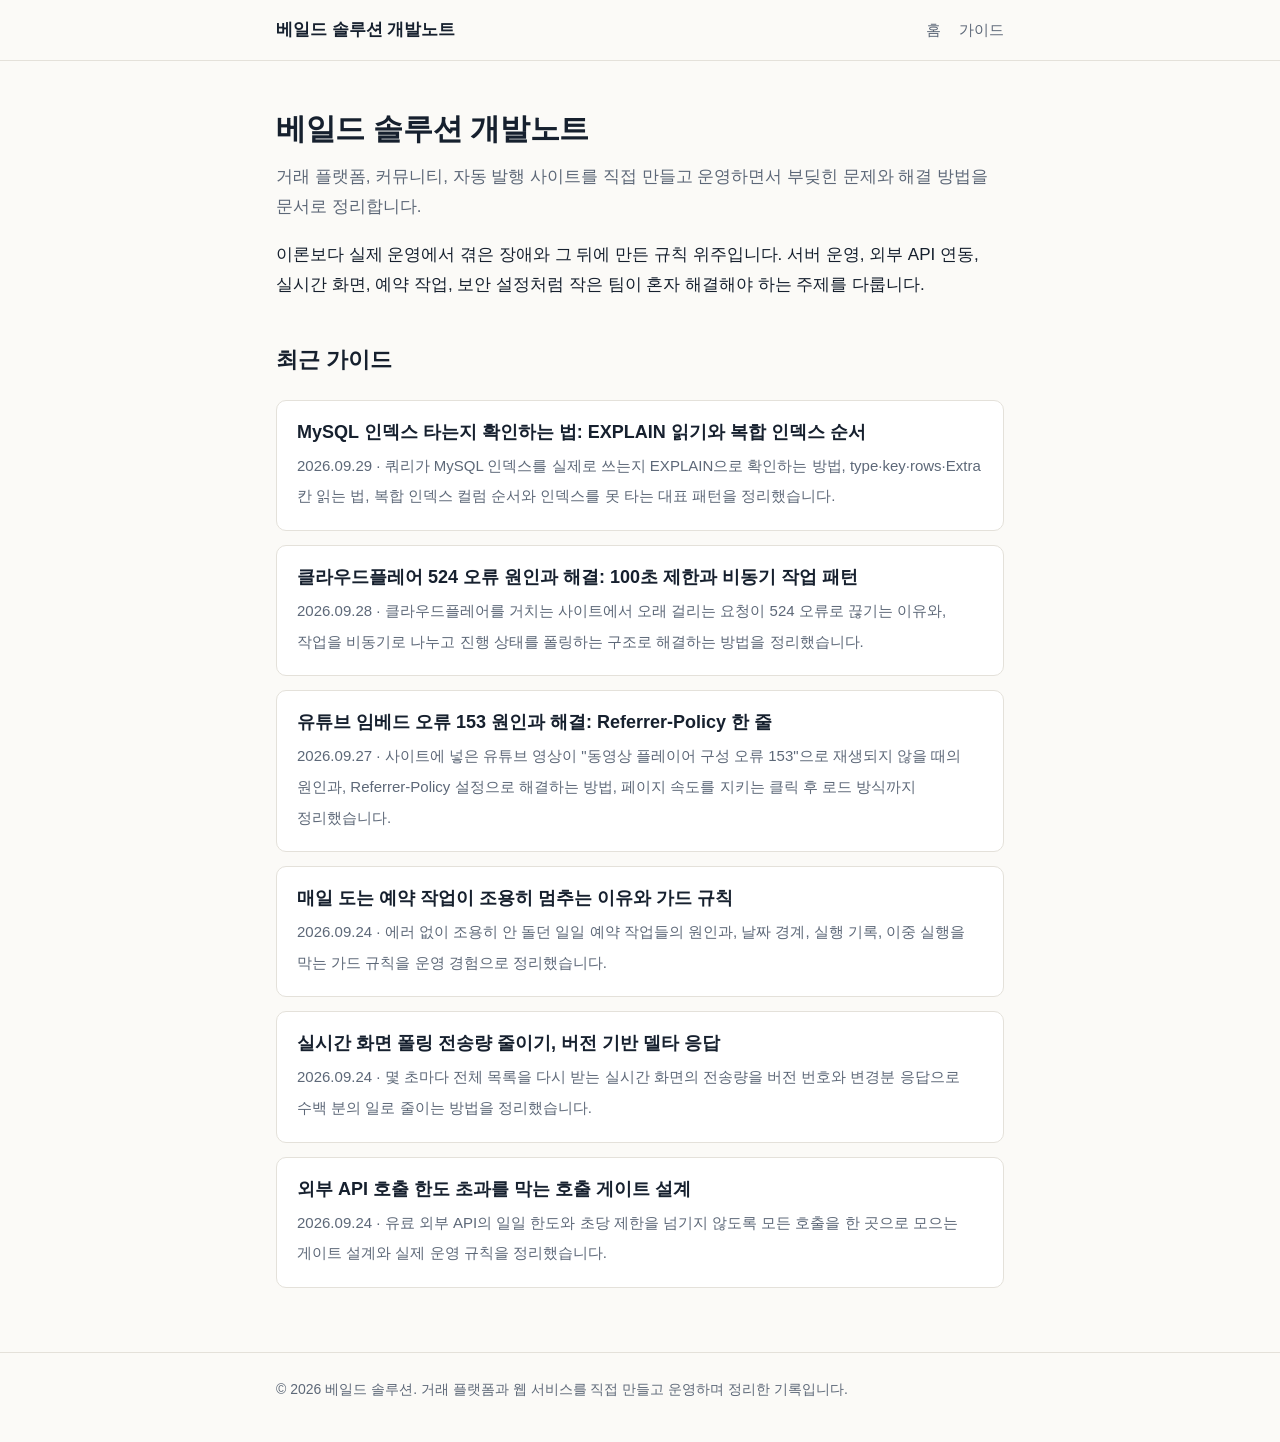
<file: index.html>
<!doctype html>
<html lang="ko">
<head>
<meta charset="utf-8">
<meta name="viewport" content="width=device-width,initial-scale=1">
<title>베일드 솔루션 개발노트</title>
<meta name="description" content="해외선물 솔루션과 코인 거래소 솔루션을 만드는 베일드 솔루션의 개발노트. 거래 플랫폼 개발, 서버 운영, 보안, AI 업무 자동화 실무 가이드를 정리합니다.">
<link rel="canonical" href="https://veiledsolutions.github.io/">
<meta name="google-site-verification" content="rOshWj_W2Scs3uJbuYtHCS736k4ILVcMr57iZBa93As">
<meta property="og:type" content="website">
<meta property="og:site_name" content="베일드 솔루션 개발노트">
<meta property="og:title" content="베일드 솔루션 개발노트">
<meta property="og:description" content="해외선물 솔루션과 코인 거래소 솔루션을 만드는 베일드 솔루션의 개발노트. 거래 플랫폼 개발, 서버 운영, 보안, AI 업무 자동화 실무 가이드를 정리합니다.">
<meta property="og:url" content="https://veiledsolutions.github.io/">
<meta property="og:locale" content="ko_KR">
<meta name="twitter:card" content="summary">
<meta name="theme-color" content="#c9530d">
<link rel="icon" href="/favicon.ico" sizes="16x16">
<link rel="icon" href="/icon.png" type="image/png" sizes="512x512">
<link rel="apple-touch-icon" href="/apple-touch-icon.png">
<link rel="stylesheet" href="/style.css">
<script type="application/ld+json">{"@context": "https://schema.org", "@graph": [{"@type": "WebSite", "name": "베일드 솔루션 개발노트", "url": "https://veiledsolutions.github.io/", "inLanguage": "ko-KR", "description": "해외선물 솔루션과 코인 거래소 솔루션을 만드는 베일드 솔루션의 개발노트. 거래 플랫폼 개발, 서버 운영, 보안, AI 업무 자동화 실무 가이드를 정리합니다.", "publisher": {"@type": "Organization", "name": "베일드 솔루션", "logo": "https://veiledsolutions.github.io/icon.png"}}, {"@type": "Organization", "name": "베일드 솔루션", "logo": "https://veiledsolutions.github.io/icon.png", "@id": "https://veiledsolutions.github.io/#org"}]}</script>
</head>
<body>
<header class="site"><div class="wrap"><a class="brand" href="/">베일드 솔루션 개발노트</a><nav><a href="/">홈</a><a href="/guides/">가이드</a></nav></div></header>
<main class="wrap">
<h1>베일드 솔루션 개발노트</h1>
<p class="lead">거래 플랫폼, 커뮤니티, 자동 발행 사이트를 직접 만들고 운영하면서 부딪힌 문제와 해결 방법을 문서로 정리합니다.</p>
<p>이론보다 실제 운영에서 겪은 장애와 그 뒤에 만든 규칙 위주입니다. 서버 운영, 외부 API 연동, 실시간 화면, 예약 작업, 보안 설정처럼 작은 팀이 혼자 해결해야 하는 주제를 다룹니다.</p>
<h2>최근 가이드</h2>
<div class="cards"><a class="card" href="/guides/mysql-explain-index-check/"><b>MySQL 인덱스 타는지 확인하는 법: EXPLAIN 읽기와 복합 인덱스 순서</b><span>2026.09.29 · 쿼리가 MySQL 인덱스를 실제로 쓰는지 EXPLAIN으로 확인하는 방법, type·key·rows·Extra 칸 읽는 법, 복합 인덱스 컬럼 순서와 인덱스를 못 타는 대표 패턴을 정리했습니다.</span></a><a class="card" href="/guides/cloudflare-524-timeout/"><b>클라우드플레어 524 오류 원인과 해결: 100초 제한과 비동기 작업 패턴</b><span>2026.09.28 · 클라우드플레어를 거치는 사이트에서 오래 걸리는 요청이 524 오류로 끊기는 이유와, 작업을 비동기로 나누고 진행 상태를 폴링하는 구조로 해결하는 방법을 정리했습니다.</span></a><a class="card" href="/guides/youtube-embed-error-153/"><b>유튜브 임베드 오류 153 원인과 해결: Referrer-Policy 한 줄</b><span>2026.09.27 · 사이트에 넣은 유튜브 영상이 &quot;동영상 플레이어 구성 오류 153&quot;으로 재생되지 않을 때의 원인과, Referrer-Policy 설정으로 해결하는 방법, 페이지 속도를 지키는 클릭 후 로드 방식까지 정리했습니다.</span></a><a class="card" href="/guides/scheduled-job-guard/"><b>매일 도는 예약 작업이 조용히 멈추는 이유와 가드 규칙</b><span>2026.09.24 · 에러 없이 조용히 안 돌던 일일 예약 작업들의 원인과, 날짜 경계, 실행 기록, 이중 실행을 막는 가드 규칙을 운영 경험으로 정리했습니다.</span></a><a class="card" href="/guides/polling-delta-response/"><b>실시간 화면 폴링 전송량 줄이기, 버전 기반 델타 응답</b><span>2026.09.24 · 몇 초마다 전체 목록을 다시 받는 실시간 화면의 전송량을 버전 번호와 변경분 응답으로 수백 분의 일로 줄이는 방법을 정리했습니다.</span></a><a class="card" href="/guides/api-rate-limit-gate/"><b>외부 API 호출 한도 초과를 막는 호출 게이트 설계</b><span>2026.09.24 · 유료 외부 API의 일일 한도와 초당 제한을 넘기지 않도록 모든 호출을 한 곳으로 모으는 게이트 설계와 실제 운영 규칙을 정리했습니다.</span></a></div>
</main>
<footer><div class="wrap">© 2026 베일드 솔루션. 거래 플랫폼과 웹 서비스를 직접 만들고 운영하며 정리한 기록입니다.</div></footer>
</body>
</html>
</file>
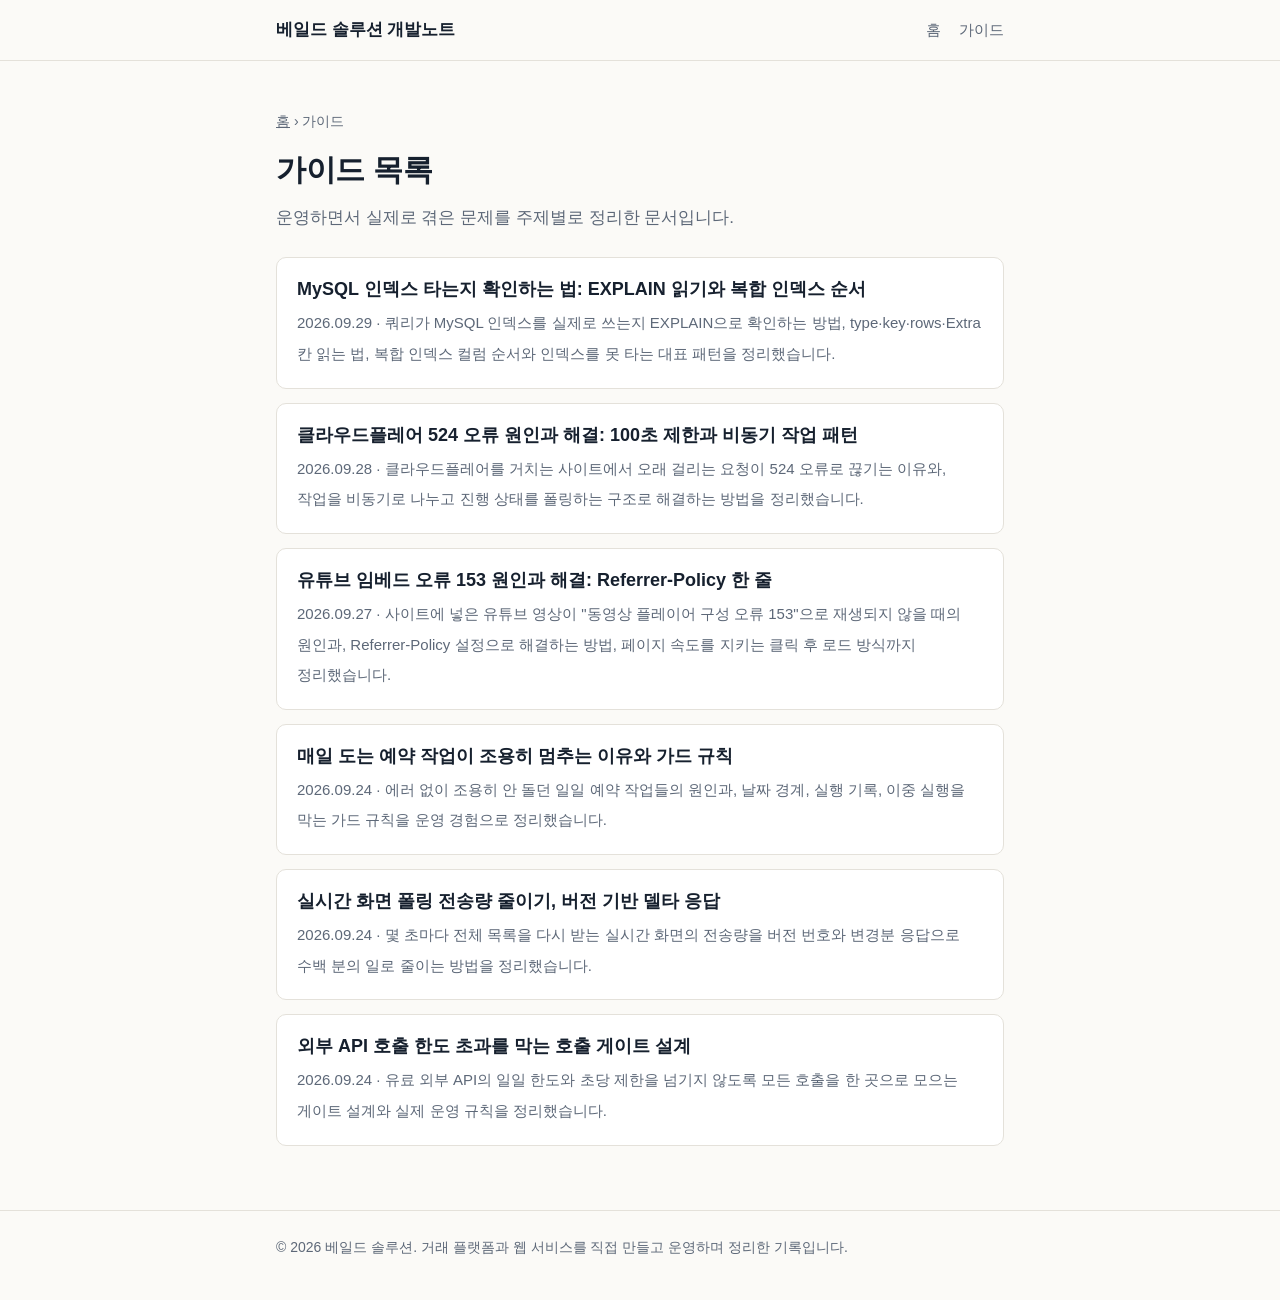
<file: guides/index.html>
<!doctype html>
<html lang="ko">
<head>
<meta charset="utf-8">
<meta name="viewport" content="width=device-width,initial-scale=1">
<title>가이드 목록 | 베일드 솔루션 개발노트</title>
<meta name="description" content="서버 운영, 외부 API, 실시간 화면, 예약 작업 등 웹 서비스 운영 실무 가이드 목록입니다.">
<link rel="canonical" href="https://veiledsolutions.github.io/guides/">
<meta name="google-site-verification" content="rOshWj_W2Scs3uJbuYtHCS736k4ILVcMr57iZBa93As">
<meta property="og:type" content="website">
<meta property="og:site_name" content="베일드 솔루션 개발노트">
<meta property="og:title" content="가이드 목록 | 베일드 솔루션 개발노트">
<meta property="og:description" content="서버 운영, 외부 API, 실시간 화면, 예약 작업 등 웹 서비스 운영 실무 가이드 목록입니다.">
<meta property="og:url" content="https://veiledsolutions.github.io/guides/">
<meta property="og:locale" content="ko_KR">
<meta name="twitter:card" content="summary">
<meta name="theme-color" content="#c9530d">
<link rel="icon" href="/favicon.ico" sizes="16x16">
<link rel="icon" href="/icon.png" type="image/png" sizes="512x512">
<link rel="apple-touch-icon" href="/apple-touch-icon.png">
<link rel="stylesheet" href="/style.css">
<script type="application/ld+json">{"@context": "https://schema.org", "@type": "CollectionPage", "name": "가이드 목록", "url": "https://veiledsolutions.github.io/guides/", "inLanguage": "ko-KR", "hasPart": [{"@type": "TechArticle", "headline": "MySQL 인덱스 타는지 확인하는 법: EXPLAIN 읽기와 복합 인덱스 순서", "url": "https://veiledsolutions.github.io/guides/mysql-explain-index-check/"}, {"@type": "TechArticle", "headline": "클라우드플레어 524 오류 원인과 해결: 100초 제한과 비동기 작업 패턴", "url": "https://veiledsolutions.github.io/guides/cloudflare-524-timeout/"}, {"@type": "TechArticle", "headline": "유튜브 임베드 오류 153 원인과 해결: Referrer-Policy 한 줄", "url": "https://veiledsolutions.github.io/guides/youtube-embed-error-153/"}, {"@type": "TechArticle", "headline": "매일 도는 예약 작업이 조용히 멈추는 이유와 가드 규칙", "url": "https://veiledsolutions.github.io/guides/scheduled-job-guard/"}, {"@type": "TechArticle", "headline": "실시간 화면 폴링 전송량 줄이기, 버전 기반 델타 응답", "url": "https://veiledsolutions.github.io/guides/polling-delta-response/"}, {"@type": "TechArticle", "headline": "외부 API 호출 한도 초과를 막는 호출 게이트 설계", "url": "https://veiledsolutions.github.io/guides/api-rate-limit-gate/"}]}</script>
</head>
<body>
<header class="site"><div class="wrap"><a class="brand" href="/">베일드 솔루션 개발노트</a><nav><a href="/">홈</a><a href="/guides/">가이드</a></nav></div></header>
<main class="wrap">
<div class="crumb"><a href="/">홈</a> › 가이드</div>
<h1>가이드 목록</h1>
<p class="lead">운영하면서 실제로 겪은 문제를 주제별로 정리한 문서입니다.</p>
<div class="cards"><a class="card" href="/guides/mysql-explain-index-check/"><b>MySQL 인덱스 타는지 확인하는 법: EXPLAIN 읽기와 복합 인덱스 순서</b><span>2026.09.29 · 쿼리가 MySQL 인덱스를 실제로 쓰는지 EXPLAIN으로 확인하는 방법, type·key·rows·Extra 칸 읽는 법, 복합 인덱스 컬럼 순서와 인덱스를 못 타는 대표 패턴을 정리했습니다.</span></a><a class="card" href="/guides/cloudflare-524-timeout/"><b>클라우드플레어 524 오류 원인과 해결: 100초 제한과 비동기 작업 패턴</b><span>2026.09.28 · 클라우드플레어를 거치는 사이트에서 오래 걸리는 요청이 524 오류로 끊기는 이유와, 작업을 비동기로 나누고 진행 상태를 폴링하는 구조로 해결하는 방법을 정리했습니다.</span></a><a class="card" href="/guides/youtube-embed-error-153/"><b>유튜브 임베드 오류 153 원인과 해결: Referrer-Policy 한 줄</b><span>2026.09.27 · 사이트에 넣은 유튜브 영상이 &quot;동영상 플레이어 구성 오류 153&quot;으로 재생되지 않을 때의 원인과, Referrer-Policy 설정으로 해결하는 방법, 페이지 속도를 지키는 클릭 후 로드 방식까지 정리했습니다.</span></a><a class="card" href="/guides/scheduled-job-guard/"><b>매일 도는 예약 작업이 조용히 멈추는 이유와 가드 규칙</b><span>2026.09.24 · 에러 없이 조용히 안 돌던 일일 예약 작업들의 원인과, 날짜 경계, 실행 기록, 이중 실행을 막는 가드 규칙을 운영 경험으로 정리했습니다.</span></a><a class="card" href="/guides/polling-delta-response/"><b>실시간 화면 폴링 전송량 줄이기, 버전 기반 델타 응답</b><span>2026.09.24 · 몇 초마다 전체 목록을 다시 받는 실시간 화면의 전송량을 버전 번호와 변경분 응답으로 수백 분의 일로 줄이는 방법을 정리했습니다.</span></a><a class="card" href="/guides/api-rate-limit-gate/"><b>외부 API 호출 한도 초과를 막는 호출 게이트 설계</b><span>2026.09.24 · 유료 외부 API의 일일 한도와 초당 제한을 넘기지 않도록 모든 호출을 한 곳으로 모으는 게이트 설계와 실제 운영 규칙을 정리했습니다.</span></a></div>
</main>
<footer><div class="wrap">© 2026 베일드 솔루션. 거래 플랫폼과 웹 서비스를 직접 만들고 운영하며 정리한 기록입니다.</div></footer>
</body>
</html>
</file>
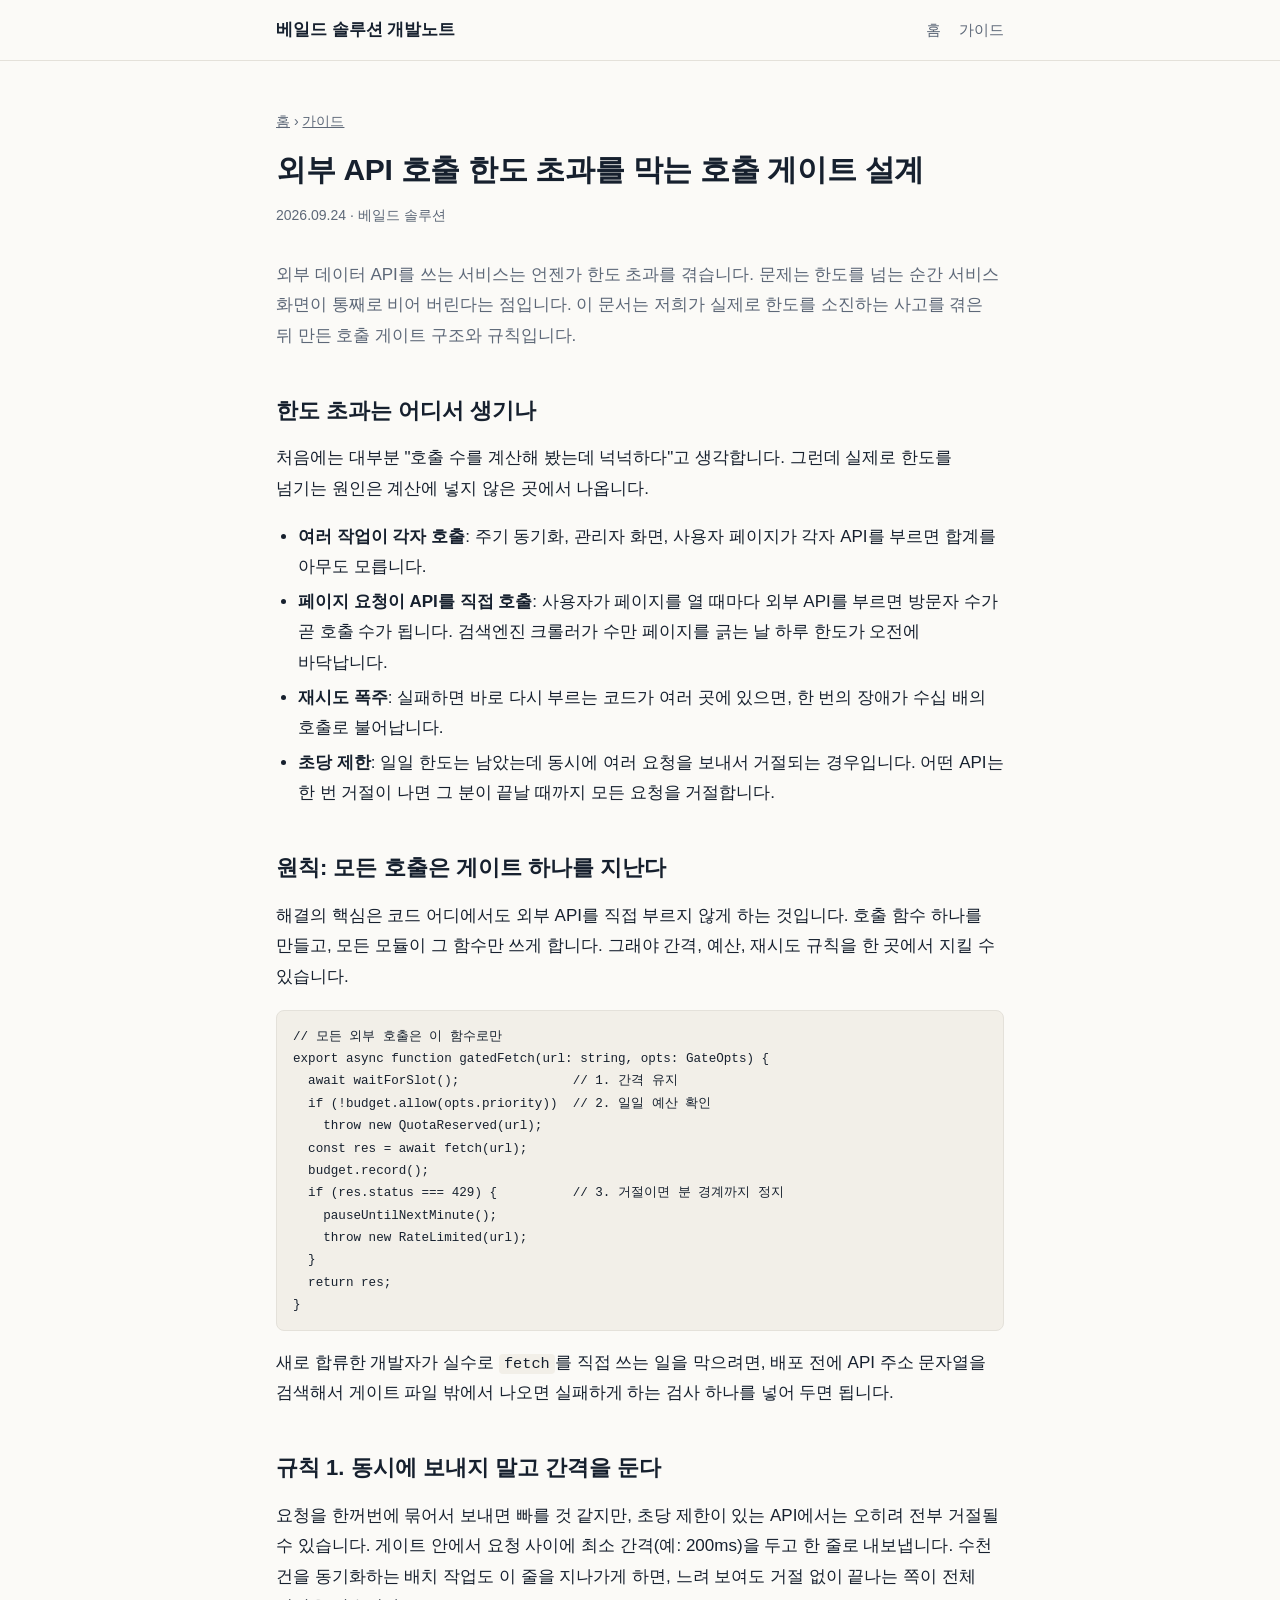
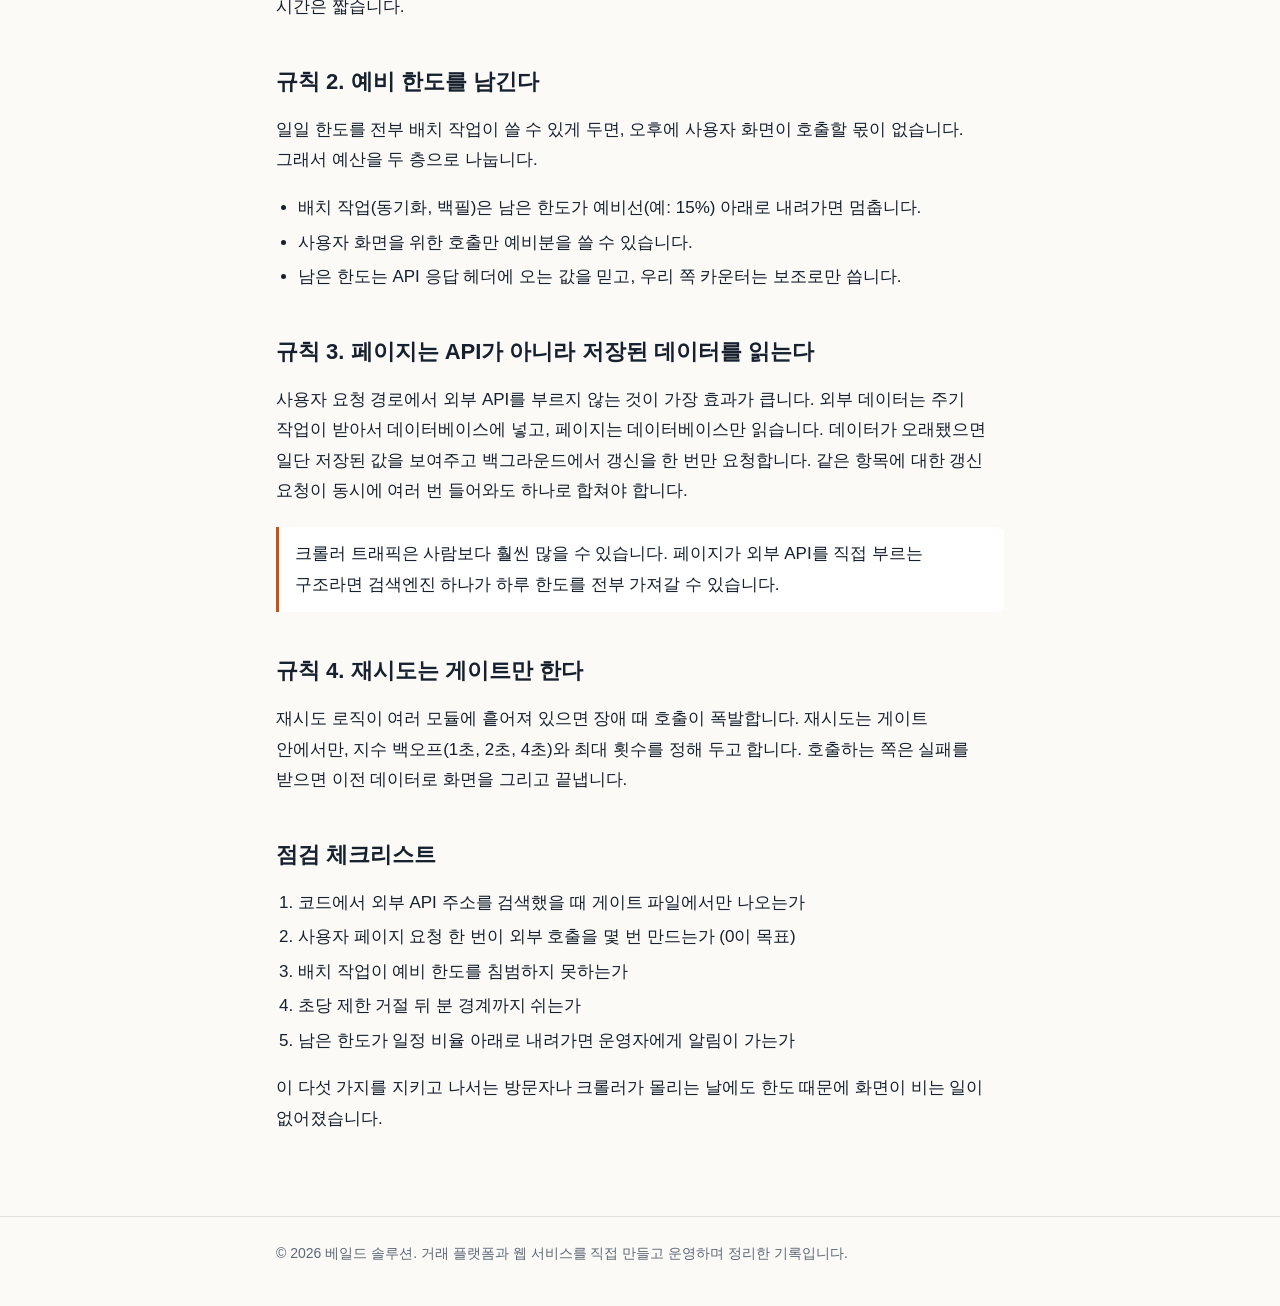
<file: guides/api-rate-limit-gate/index.html>
<!doctype html>
<html lang="ko">
<head>
<meta charset="utf-8">
<meta name="viewport" content="width=device-width,initial-scale=1">
<title>외부 API 호출 한도 초과를 막는 호출 게이트 설계 | 베일드 솔루션 개발노트</title>
<meta name="description" content="유료 외부 API의 일일 한도와 초당 제한을 넘기지 않도록 모든 호출을 한 곳으로 모으는 게이트 설계와 실제 운영 규칙을 정리했습니다.">
<link rel="canonical" href="https://veiledsolutions.github.io/guides/api-rate-limit-gate/">
<meta name="google-site-verification" content="rOshWj_W2Scs3uJbuYtHCS736k4ILVcMr57iZBa93As">
<meta property="og:type" content="article">
<meta property="og:site_name" content="베일드 솔루션 개발노트">
<meta property="og:title" content="외부 API 호출 한도 초과를 막는 호출 게이트 설계 | 베일드 솔루션 개발노트">
<meta property="og:description" content="유료 외부 API의 일일 한도와 초당 제한을 넘기지 않도록 모든 호출을 한 곳으로 모으는 게이트 설계와 실제 운영 규칙을 정리했습니다.">
<meta property="og:url" content="https://veiledsolutions.github.io/guides/api-rate-limit-gate/">
<meta property="og:locale" content="ko_KR">
<meta name="twitter:card" content="summary">
<meta name="theme-color" content="#c9530d">
<link rel="icon" href="/favicon.ico" sizes="16x16">
<link rel="icon" href="/icon.png" type="image/png" sizes="512x512">
<link rel="apple-touch-icon" href="/apple-touch-icon.png">
<link rel="stylesheet" href="/style.css">
<script type="application/ld+json">{"@context": "https://schema.org", "@graph": [{"@type": "TechArticle", "headline": "외부 API 호출 한도 초과를 막는 호출 게이트 설계", "description": "유료 외부 API의 일일 한도와 초당 제한을 넘기지 않도록 모든 호출을 한 곳으로 모으는 게이트 설계와 실제 운영 규칙을 정리했습니다.", "datePublished": "2026-09-24", "dateModified": "2026-09-24", "inLanguage": "ko-KR", "mainEntityOfPage": "https://veiledsolutions.github.io/guides/api-rate-limit-gate/", "author": {"@type": "Organization", "name": "베일드 솔루션", "logo": "https://veiledsolutions.github.io/icon.png"}, "publisher": {"@type": "Organization", "name": "베일드 솔루션", "logo": "https://veiledsolutions.github.io/icon.png"}, "keywords": "API 레이트리밋, 호출 한도, API 쿼터 관리, 외부 API 연동, 백오프"}, {"@type": "BreadcrumbList", "itemListElement": [{"@type": "ListItem", "position": 1, "name": "홈", "item": "https://veiledsolutions.github.io/"}, {"@type": "ListItem", "position": 2, "name": "가이드", "item": "https://veiledsolutions.github.io/guides/"}, {"@type": "ListItem", "position": 3, "name": "외부 API 호출 한도 초과를 막는 호출 게이트 설계", "item": "https://veiledsolutions.github.io/guides/api-rate-limit-gate/"}]}]}</script>
</head>
<body>
<header class="site"><div class="wrap"><a class="brand" href="/">베일드 솔루션 개발노트</a><nav><a href="/">홈</a><a href="/guides/">가이드</a></nav></div></header>
<main class="wrap">
<div class="crumb"><a href="/">홈</a> › <a href="/guides/">가이드</a></div>
<article>
<h1>외부 API 호출 한도 초과를 막는 호출 게이트 설계</h1>
<div class="meta"><time datetime="2026-09-24">2026.09.24</time> · 베일드 솔루션</div>
<p class="lead">외부 데이터 API를 쓰는 서비스는 언젠가 한도 초과를 겪습니다. 문제는 한도를 넘는 순간 서비스 화면이 통째로 비어 버린다는 점입니다. 이 문서는 저희가 실제로 한도를 소진하는 사고를 겪은 뒤 만든 호출 게이트 구조와 규칙입니다.</p>

<h2>한도 초과는 어디서 생기나</h2>
<p>처음에는 대부분 "호출 수를 계산해 봤는데 넉넉하다"고 생각합니다. 그런데 실제로 한도를 넘기는 원인은 계산에 넣지 않은 곳에서 나옵니다.</p>
<ul>
<li><b>여러 작업이 각자 호출</b>: 주기 동기화, 관리자 화면, 사용자 페이지가 각자 API를 부르면 합계를 아무도 모릅니다.</li>
<li><b>페이지 요청이 API를 직접 호출</b>: 사용자가 페이지를 열 때마다 외부 API를 부르면 방문자 수가 곧 호출 수가 됩니다. 검색엔진 크롤러가 수만 페이지를 긁는 날 하루 한도가 오전에 바닥납니다.</li>
<li><b>재시도 폭주</b>: 실패하면 바로 다시 부르는 코드가 여러 곳에 있으면, 한 번의 장애가 수십 배의 호출로 불어납니다.</li>
<li><b>초당 제한</b>: 일일 한도는 남았는데 동시에 여러 요청을 보내서 거절되는 경우입니다. 어떤 API는 한 번 거절이 나면 그 분이 끝날 때까지 모든 요청을 거절합니다.</li>
</ul>

<h2>원칙: 모든 호출은 게이트 하나를 지난다</h2>
<p>해결의 핵심은 코드 어디에서도 외부 API를 직접 부르지 않게 하는 것입니다. 호출 함수 하나를 만들고, 모든 모듈이 그 함수만 쓰게 합니다. 그래야 간격, 예산, 재시도 규칙을 한 곳에서 지킬 수 있습니다.</p>
<pre><code>// 모든 외부 호출은 이 함수로만
export async function gatedFetch(url: string, opts: GateOpts) {
  await waitForSlot();               // 1. 간격 유지
  if (!budget.allow(opts.priority))  // 2. 일일 예산 확인
    throw new QuotaReserved(url);
  const res = await fetch(url);
  budget.record();
  if (res.status === 429) {          // 3. 거절이면 분 경계까지 정지
    pauseUntilNextMinute();
    throw new RateLimited(url);
  }
  return res;
}</code></pre>
<p>새로 합류한 개발자가 실수로 <code>fetch</code>를 직접 쓰는 일을 막으려면, 배포 전에 API 주소 문자열을 검색해서 게이트 파일 밖에서 나오면 실패하게 하는 검사 하나를 넣어 두면 됩니다.</p>

<h2>규칙 1. 동시에 보내지 말고 간격을 둔다</h2>
<p>요청을 한꺼번에 묶어서 보내면 빠를 것 같지만, 초당 제한이 있는 API에서는 오히려 전부 거절될 수 있습니다. 게이트 안에서 요청 사이에 최소 간격(예: 200ms)을 두고 한 줄로 내보냅니다. 수천 건을 동기화하는 배치 작업도 이 줄을 지나가게 하면, 느려 보여도 거절 없이 끝나는 쪽이 전체 시간은 짧습니다.</p>

<h2>규칙 2. 예비 한도를 남긴다</h2>
<p>일일 한도를 전부 배치 작업이 쓸 수 있게 두면, 오후에 사용자 화면이 호출할 몫이 없습니다. 그래서 예산을 두 층으로 나눕니다.</p>
<ul>
<li>배치 작업(동기화, 백필)은 남은 한도가 예비선(예: 15%) 아래로 내려가면 멈춥니다.</li>
<li>사용자 화면을 위한 호출만 예비분을 쓸 수 있습니다.</li>
<li>남은 한도는 API 응답 헤더에 오는 값을 믿고, 우리 쪽 카운터는 보조로만 씁니다.</li>
</ul>

<h2>규칙 3. 페이지는 API가 아니라 저장된 데이터를 읽는다</h2>
<p>사용자 요청 경로에서 외부 API를 부르지 않는 것이 가장 효과가 큽니다. 외부 데이터는 주기 작업이 받아서 데이터베이스에 넣고, 페이지는 데이터베이스만 읽습니다. 데이터가 오래됐으면 일단 저장된 값을 보여주고 백그라운드에서 갱신을 한 번만 요청합니다. 같은 항목에 대한 갱신 요청이 동시에 여러 번 들어와도 하나로 합쳐야 합니다.</p>
<div class="note">크롤러 트래픽은 사람보다 훨씬 많을 수 있습니다. 페이지가 외부 API를 직접 부르는 구조라면 검색엔진 하나가 하루 한도를 전부 가져갈 수 있습니다.</div>

<h2>규칙 4. 재시도는 게이트만 한다</h2>
<p>재시도 로직이 여러 모듈에 흩어져 있으면 장애 때 호출이 폭발합니다. 재시도는 게이트 안에서만, 지수 백오프(1초, 2초, 4초)와 최대 횟수를 정해 두고 합니다. 호출하는 쪽은 실패를 받으면 이전 데이터로 화면을 그리고 끝냅니다.</p>

<h2>점검 체크리스트</h2>
<ol>
<li>코드에서 외부 API 주소를 검색했을 때 게이트 파일에서만 나오는가</li>
<li>사용자 페이지 요청 한 번이 외부 호출을 몇 번 만드는가 (0이 목표)</li>
<li>배치 작업이 예비 한도를 침범하지 못하는가</li>
<li>초당 제한 거절 뒤 분 경계까지 쉬는가</li>
<li>남은 한도가 일정 비율 아래로 내려가면 운영자에게 알림이 가는가</li>
</ol>
<p>이 다섯 가지를 지키고 나서는 방문자나 크롤러가 몰리는 날에도 한도 때문에 화면이 비는 일이 없어졌습니다.</p>
</article>
</main>
<footer><div class="wrap">© 2026 베일드 솔루션. 거래 플랫폼과 웹 서비스를 직접 만들고 운영하며 정리한 기록입니다.</div></footer>
</body>
</html>
</file>
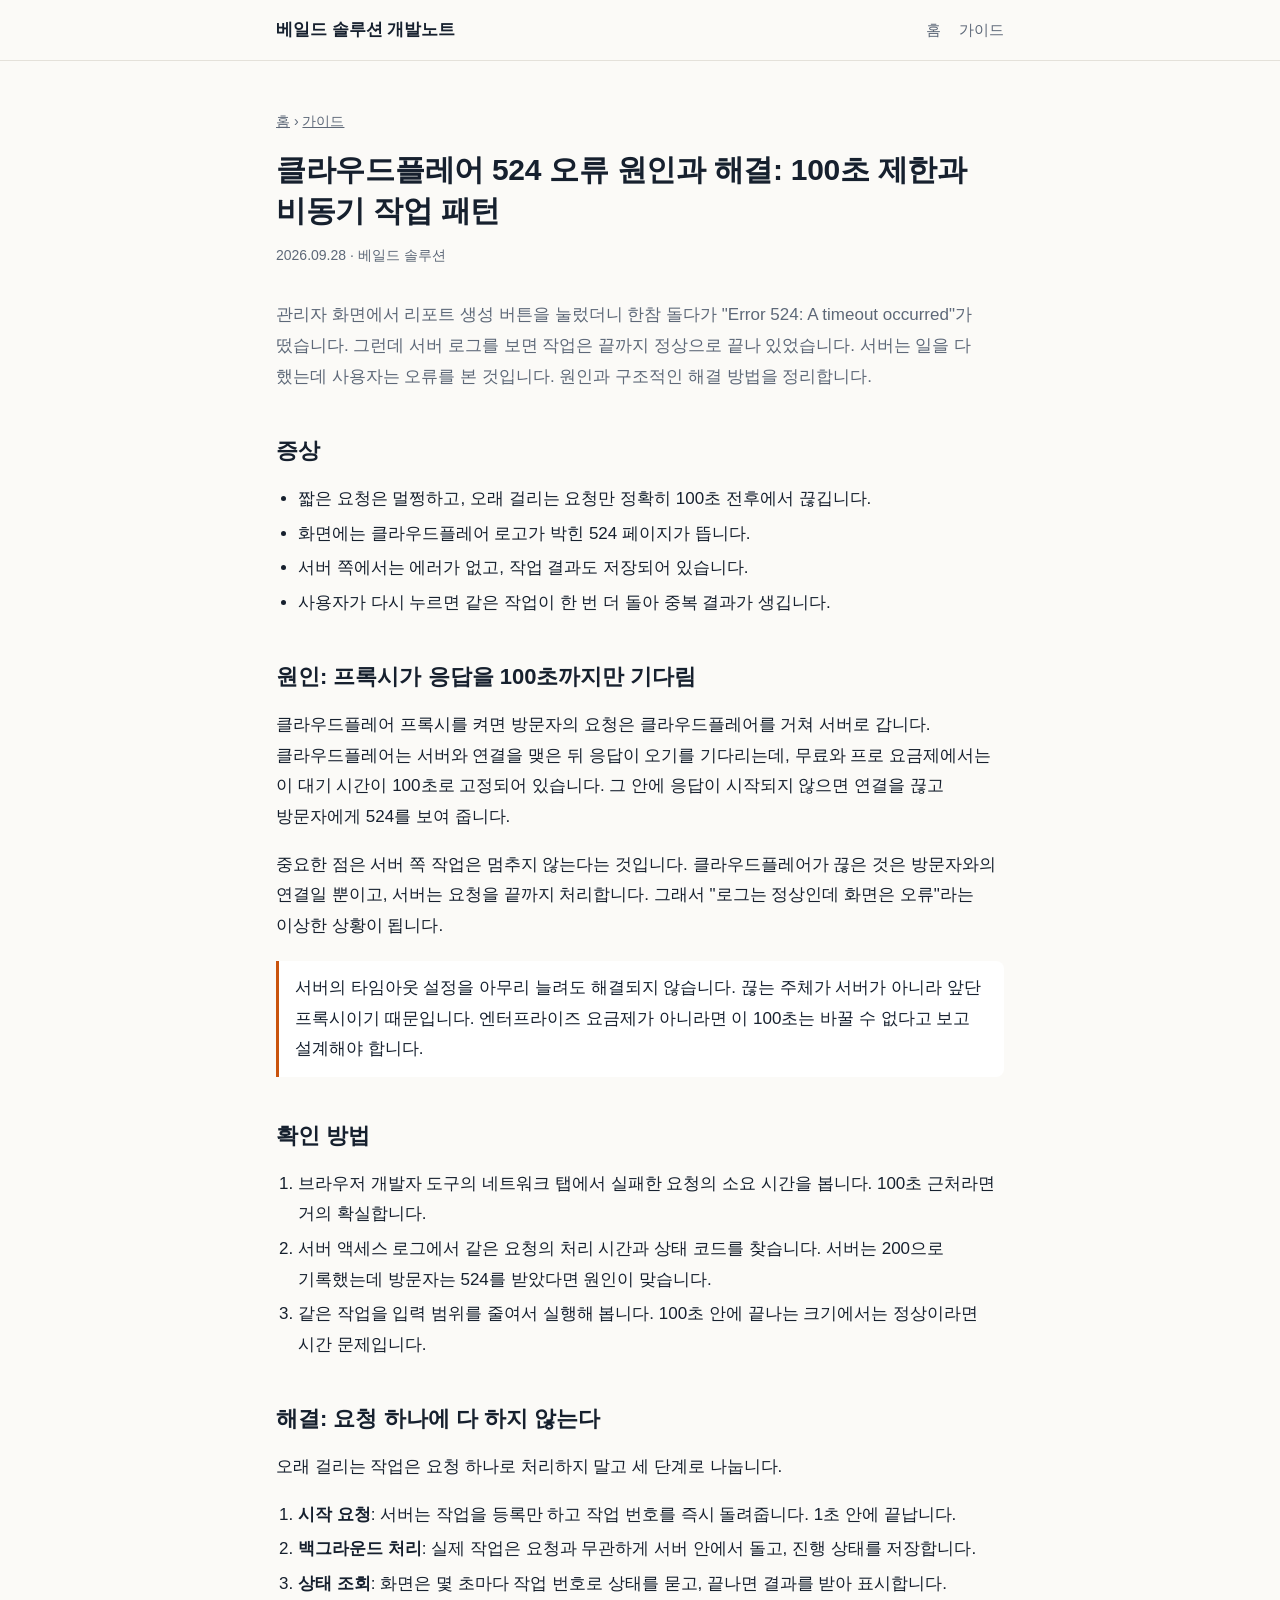
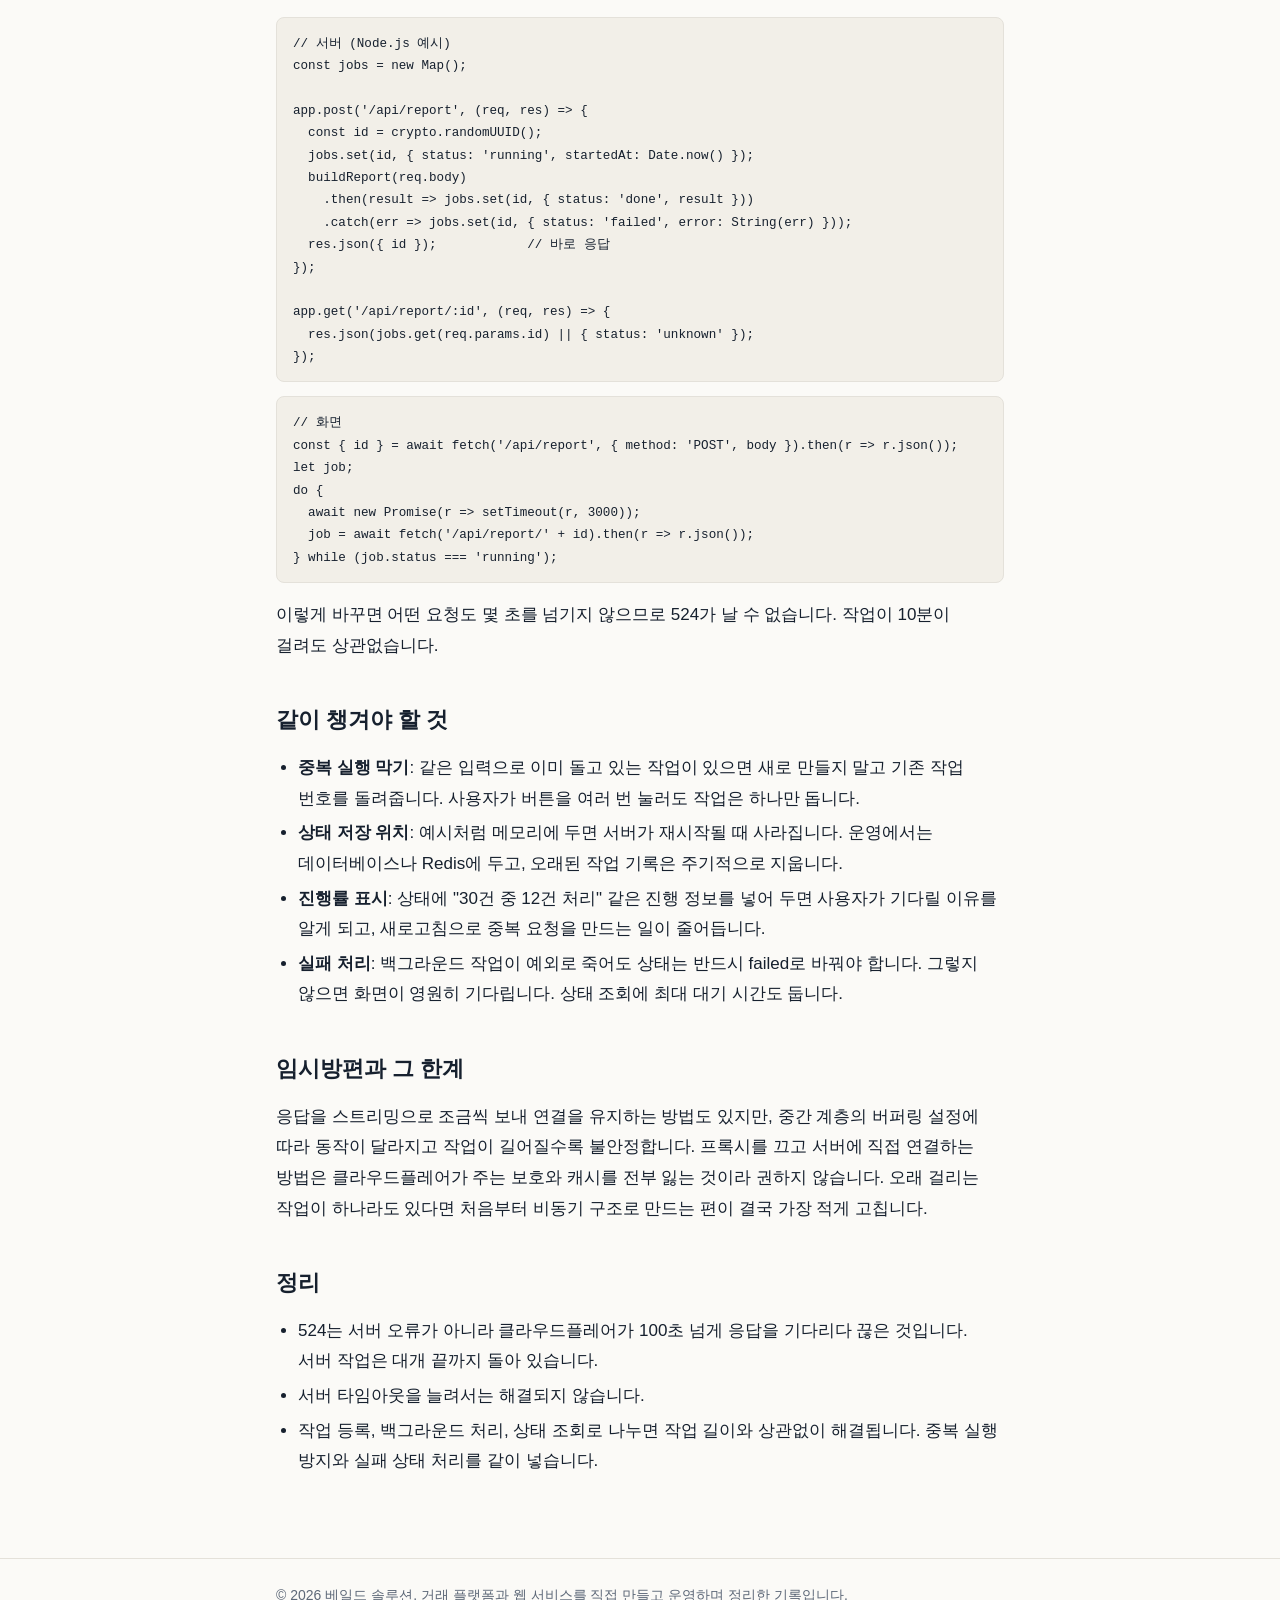
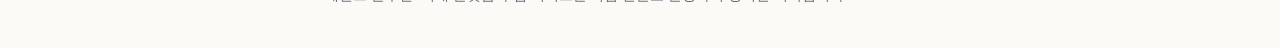
<file: guides/cloudflare-524-timeout/index.html>
<!doctype html>
<html lang="ko">
<head>
<meta charset="utf-8">
<meta name="viewport" content="width=device-width,initial-scale=1">
<title>클라우드플레어 524 오류 원인과 해결: 100초 제한과 비동기 작업 패턴 | 베일드 솔루션 개발노트</title>
<meta name="description" content="클라우드플레어를 거치는 사이트에서 오래 걸리는 요청이 524 오류로 끊기는 이유와, 작업을 비동기로 나누고 진행 상태를 폴링하는 구조로 해결하는 방법을 정리했습니다.">
<link rel="canonical" href="https://veiledsolutions.github.io/guides/cloudflare-524-timeout/">
<meta name="google-site-verification" content="rOshWj_W2Scs3uJbuYtHCS736k4ILVcMr57iZBa93As">
<meta property="og:type" content="article">
<meta property="og:site_name" content="베일드 솔루션 개발노트">
<meta property="og:title" content="클라우드플레어 524 오류 원인과 해결: 100초 제한과 비동기 작업 패턴 | 베일드 솔루션 개발노트">
<meta property="og:description" content="클라우드플레어를 거치는 사이트에서 오래 걸리는 요청이 524 오류로 끊기는 이유와, 작업을 비동기로 나누고 진행 상태를 폴링하는 구조로 해결하는 방법을 정리했습니다.">
<meta property="og:url" content="https://veiledsolutions.github.io/guides/cloudflare-524-timeout/">
<meta property="og:locale" content="ko_KR">
<meta name="twitter:card" content="summary">
<meta name="theme-color" content="#c9530d">
<link rel="icon" href="/favicon.ico" sizes="16x16">
<link rel="icon" href="/icon.png" type="image/png" sizes="512x512">
<link rel="apple-touch-icon" href="/apple-touch-icon.png">
<link rel="stylesheet" href="/style.css">
<script type="application/ld+json">{"@context": "https://schema.org", "@graph": [{"@type": "TechArticle", "headline": "클라우드플레어 524 오류 원인과 해결: 100초 제한과 비동기 작업 패턴", "description": "클라우드플레어를 거치는 사이트에서 오래 걸리는 요청이 524 오류로 끊기는 이유와, 작업을 비동기로 나누고 진행 상태를 폴링하는 구조로 해결하는 방법을 정리했습니다.", "datePublished": "2026-09-28", "dateModified": "2026-09-28", "inLanguage": "ko-KR", "mainEntityOfPage": "https://veiledsolutions.github.io/guides/cloudflare-524-timeout/", "author": {"@type": "Organization", "name": "베일드 솔루션", "logo": "https://veiledsolutions.github.io/icon.png"}, "publisher": {"@type": "Organization", "name": "베일드 솔루션", "logo": "https://veiledsolutions.github.io/icon.png"}, "keywords": "클라우드플레어 524, cloudflare 524 오류, 524 타임아웃, 클라우드플레어 100초, 비동기 작업 폴링"}, {"@type": "BreadcrumbList", "itemListElement": [{"@type": "ListItem", "position": 1, "name": "홈", "item": "https://veiledsolutions.github.io/"}, {"@type": "ListItem", "position": 2, "name": "가이드", "item": "https://veiledsolutions.github.io/guides/"}, {"@type": "ListItem", "position": 3, "name": "클라우드플레어 524 오류 원인과 해결: 100초 제한과 비동기 작업 패턴", "item": "https://veiledsolutions.github.io/guides/cloudflare-524-timeout/"}]}]}</script>
</head>
<body>
<header class="site"><div class="wrap"><a class="brand" href="/">베일드 솔루션 개발노트</a><nav><a href="/">홈</a><a href="/guides/">가이드</a></nav></div></header>
<main class="wrap">
<div class="crumb"><a href="/">홈</a> › <a href="/guides/">가이드</a></div>
<article>
<h1>클라우드플레어 524 오류 원인과 해결: 100초 제한과 비동기 작업 패턴</h1>
<div class="meta"><time datetime="2026-09-28">2026.09.28</time> · 베일드 솔루션</div>
<p class="lead">관리자 화면에서 리포트 생성 버튼을 눌렀더니 한참 돌다가 "Error 524: A timeout occurred"가 떴습니다. 그런데 서버 로그를 보면 작업은 끝까지 정상으로 끝나 있었습니다. 서버는 일을 다 했는데 사용자는 오류를 본 것입니다. 원인과 구조적인 해결 방법을 정리합니다.</p>

<h2>증상</h2>
<ul>
<li>짧은 요청은 멀쩡하고, 오래 걸리는 요청만 정확히 100초 전후에서 끊깁니다.</li>
<li>화면에는 클라우드플레어 로고가 박힌 524 페이지가 뜹니다.</li>
<li>서버 쪽에서는 에러가 없고, 작업 결과도 저장되어 있습니다.</li>
<li>사용자가 다시 누르면 같은 작업이 한 번 더 돌아 중복 결과가 생깁니다.</li>
</ul>

<h2>원인: 프록시가 응답을 100초까지만 기다림</h2>
<p>클라우드플레어 프록시를 켜면 방문자의 요청은 클라우드플레어를 거쳐 서버로 갑니다. 클라우드플레어는 서버와 연결을 맺은 뒤 응답이 오기를 기다리는데, 무료와 프로 요금제에서는 이 대기 시간이 100초로 고정되어 있습니다. 그 안에 응답이 시작되지 않으면 연결을 끊고 방문자에게 524를 보여 줍니다.</p>
<p>중요한 점은 서버 쪽 작업은 멈추지 않는다는 것입니다. 클라우드플레어가 끊은 것은 방문자와의 연결일 뿐이고, 서버는 요청을 끝까지 처리합니다. 그래서 "로그는 정상인데 화면은 오류"라는 이상한 상황이 됩니다.</p>
<div class="note">서버의 타임아웃 설정을 아무리 늘려도 해결되지 않습니다. 끊는 주체가 서버가 아니라 앞단 프록시이기 때문입니다. 엔터프라이즈 요금제가 아니라면 이 100초는 바꿀 수 없다고 보고 설계해야 합니다.</div>

<h2>확인 방법</h2>
<ol>
<li>브라우저 개발자 도구의 네트워크 탭에서 실패한 요청의 소요 시간을 봅니다. 100초 근처라면 거의 확실합니다.</li>
<li>서버 액세스 로그에서 같은 요청의 처리 시간과 상태 코드를 찾습니다. 서버는 200으로 기록했는데 방문자는 524를 받았다면 원인이 맞습니다.</li>
<li>같은 작업을 입력 범위를 줄여서 실행해 봅니다. 100초 안에 끝나는 크기에서는 정상이라면 시간 문제입니다.</li>
</ol>

<h2>해결: 요청 하나에 다 하지 않는다</h2>
<p>오래 걸리는 작업은 요청 하나로 처리하지 말고 세 단계로 나눕니다.</p>
<ol>
<li><b>시작 요청</b>: 서버는 작업을 등록만 하고 작업 번호를 즉시 돌려줍니다. 1초 안에 끝납니다.</li>
<li><b>백그라운드 처리</b>: 실제 작업은 요청과 무관하게 서버 안에서 돌고, 진행 상태를 저장합니다.</li>
<li><b>상태 조회</b>: 화면은 몇 초마다 작업 번호로 상태를 묻고, 끝나면 결과를 받아 표시합니다.</li>
</ol>
<pre><code>// 서버 (Node.js 예시)
const jobs = new Map();

app.post('/api/report', (req, res) =&gt; {
  const id = crypto.randomUUID();
  jobs.set(id, { status: 'running', startedAt: Date.now() });
  buildReport(req.body)
    .then(result =&gt; jobs.set(id, { status: 'done', result }))
    .catch(err =&gt; jobs.set(id, { status: 'failed', error: String(err) }));
  res.json({ id });            // 바로 응답
});

app.get('/api/report/:id', (req, res) =&gt; {
  res.json(jobs.get(req.params.id) || { status: 'unknown' });
});</code></pre>
<pre><code>// 화면
const { id } = await fetch('/api/report', { method: 'POST', body }).then(r =&gt; r.json());
let job;
do {
  await new Promise(r =&gt; setTimeout(r, 3000));
  job = await fetch('/api/report/' + id).then(r =&gt; r.json());
} while (job.status === 'running');</code></pre>
<p>이렇게 바꾸면 어떤 요청도 몇 초를 넘기지 않으므로 524가 날 수 없습니다. 작업이 10분이 걸려도 상관없습니다.</p>

<h2>같이 챙겨야 할 것</h2>
<ul>
<li><b>중복 실행 막기</b>: 같은 입력으로 이미 돌고 있는 작업이 있으면 새로 만들지 말고 기존 작업 번호를 돌려줍니다. 사용자가 버튼을 여러 번 눌러도 작업은 하나만 돕니다.</li>
<li><b>상태 저장 위치</b>: 예시처럼 메모리에 두면 서버가 재시작될 때 사라집니다. 운영에서는 데이터베이스나 Redis에 두고, 오래된 작업 기록은 주기적으로 지웁니다.</li>
<li><b>진행률 표시</b>: 상태에 "30건 중 12건 처리" 같은 진행 정보를 넣어 두면 사용자가 기다릴 이유를 알게 되고, 새로고침으로 중복 요청을 만드는 일이 줄어듭니다.</li>
<li><b>실패 처리</b>: 백그라운드 작업이 예외로 죽어도 상태는 반드시 failed로 바꿔야 합니다. 그렇지 않으면 화면이 영원히 기다립니다. 상태 조회에 최대 대기 시간도 둡니다.</li>
</ul>

<h2>임시방편과 그 한계</h2>
<p>응답을 스트리밍으로 조금씩 보내 연결을 유지하는 방법도 있지만, 중간 계층의 버퍼링 설정에 따라 동작이 달라지고 작업이 길어질수록 불안정합니다. 프록시를 끄고 서버에 직접 연결하는 방법은 클라우드플레어가 주는 보호와 캐시를 전부 잃는 것이라 권하지 않습니다. 오래 걸리는 작업이 하나라도 있다면 처음부터 비동기 구조로 만드는 편이 결국 가장 적게 고칩니다.</p>

<h2>정리</h2>
<ul>
<li>524는 서버 오류가 아니라 클라우드플레어가 100초 넘게 응답을 기다리다 끊은 것입니다. 서버 작업은 대개 끝까지 돌아 있습니다.</li>
<li>서버 타임아웃을 늘려서는 해결되지 않습니다.</li>
<li>작업 등록, 백그라운드 처리, 상태 조회로 나누면 작업 길이와 상관없이 해결됩니다. 중복 실행 방지와 실패 상태 처리를 같이 넣습니다.</li>
</ul>
</article>
</main>
<footer><div class="wrap">© 2026 베일드 솔루션. 거래 플랫폼과 웹 서비스를 직접 만들고 운영하며 정리한 기록입니다.</div></footer>
</body>
</html>
</file>
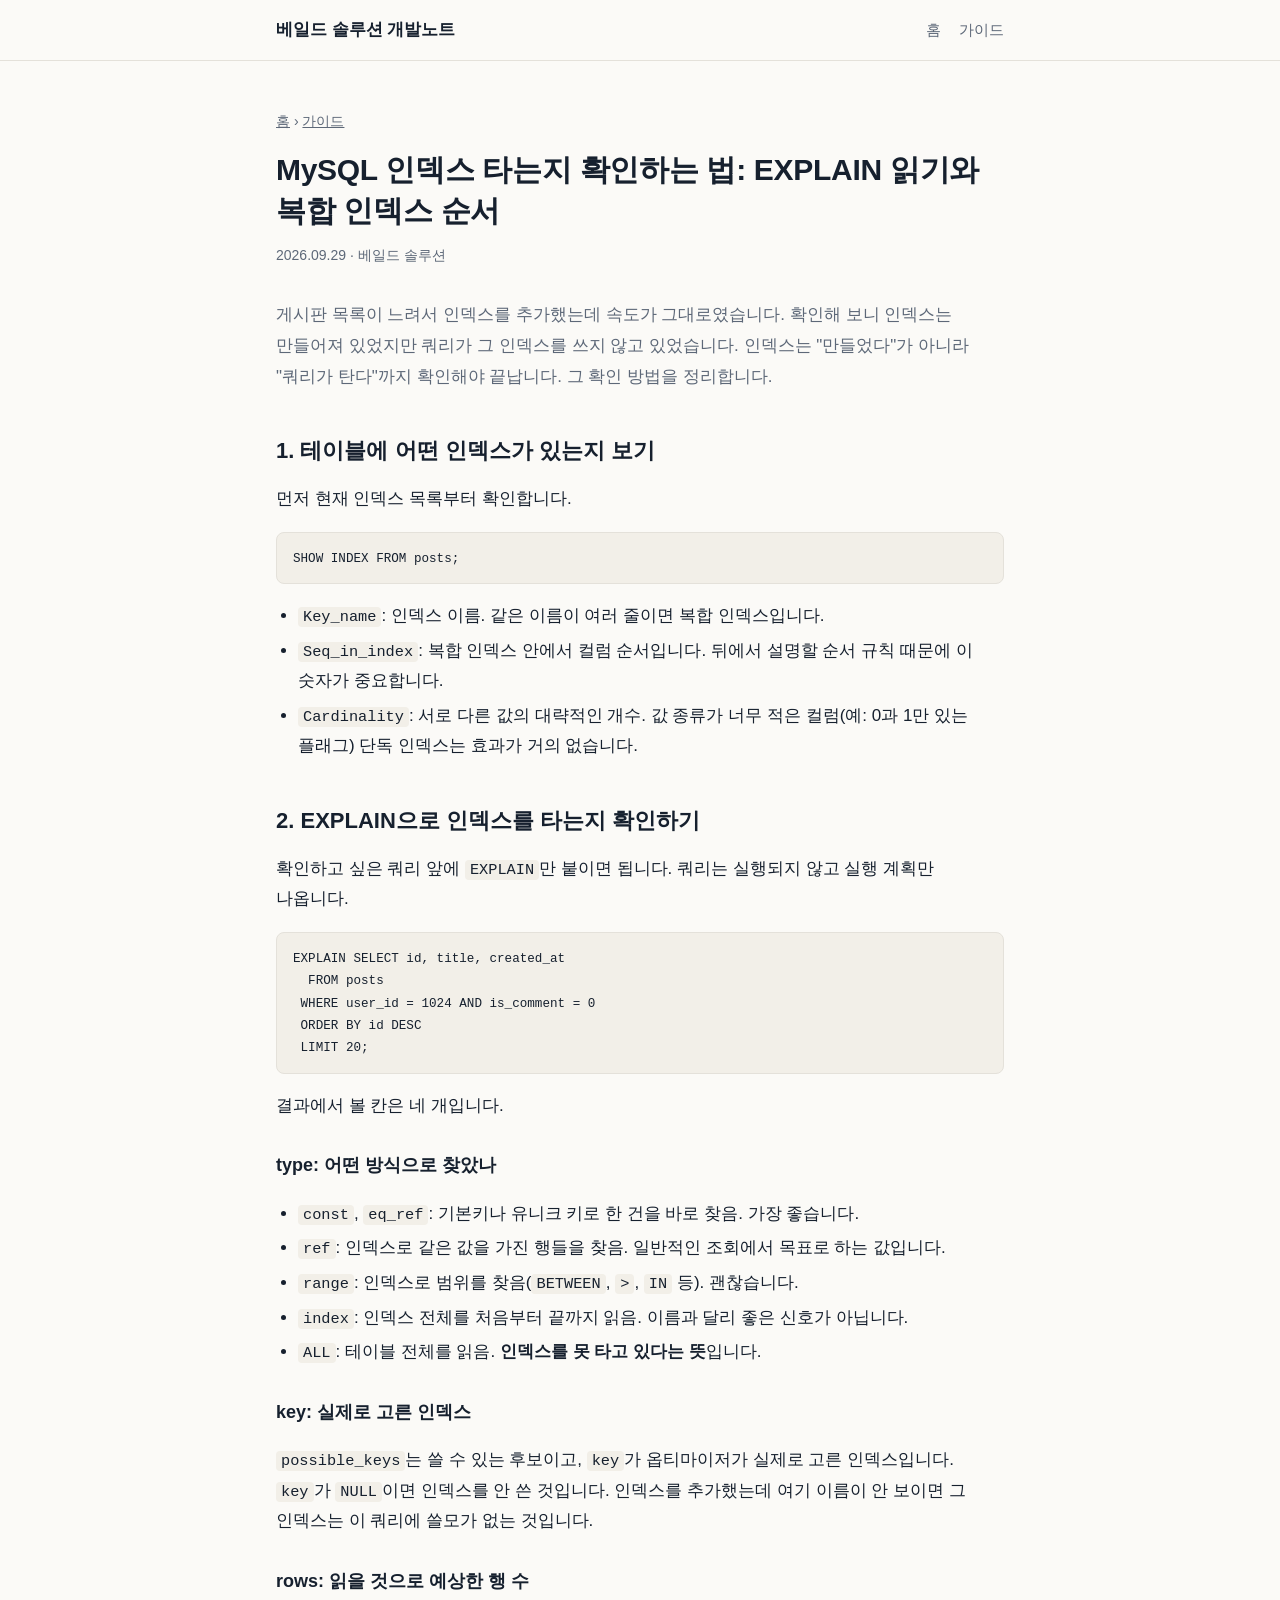
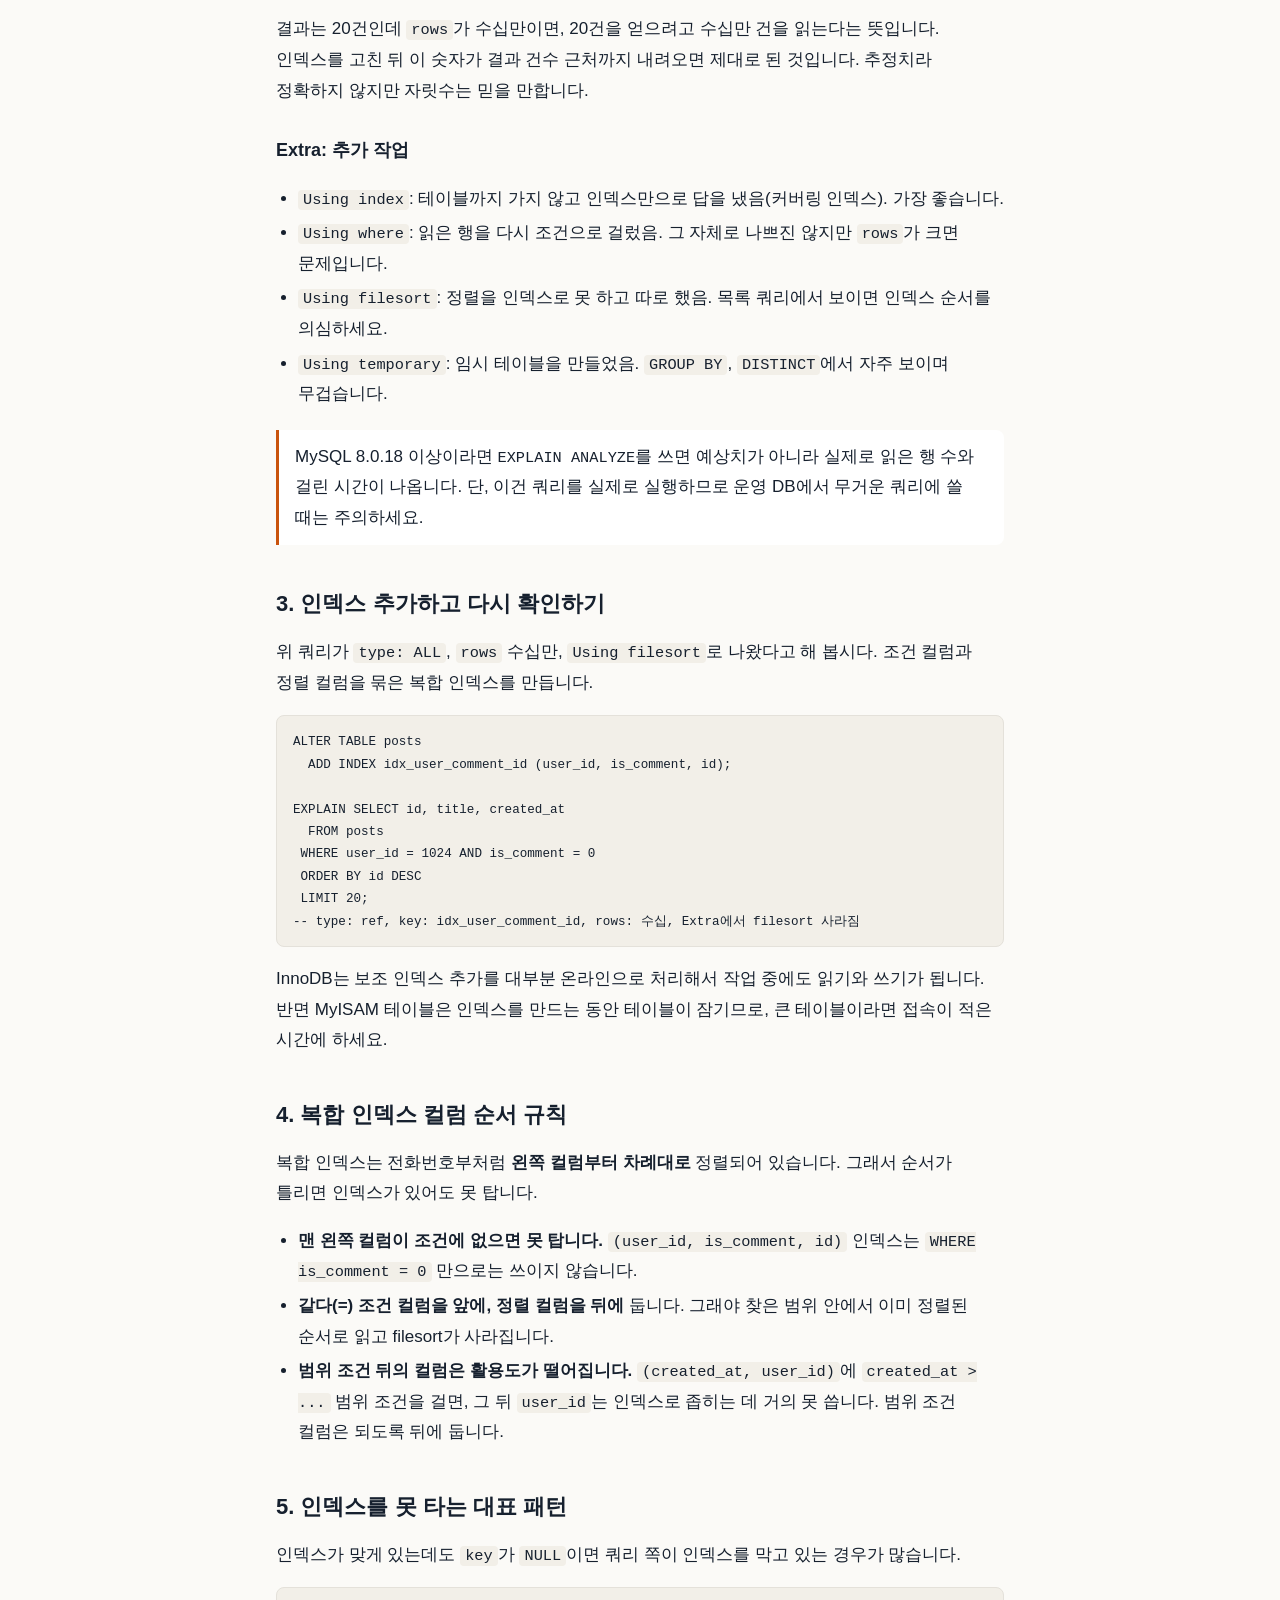
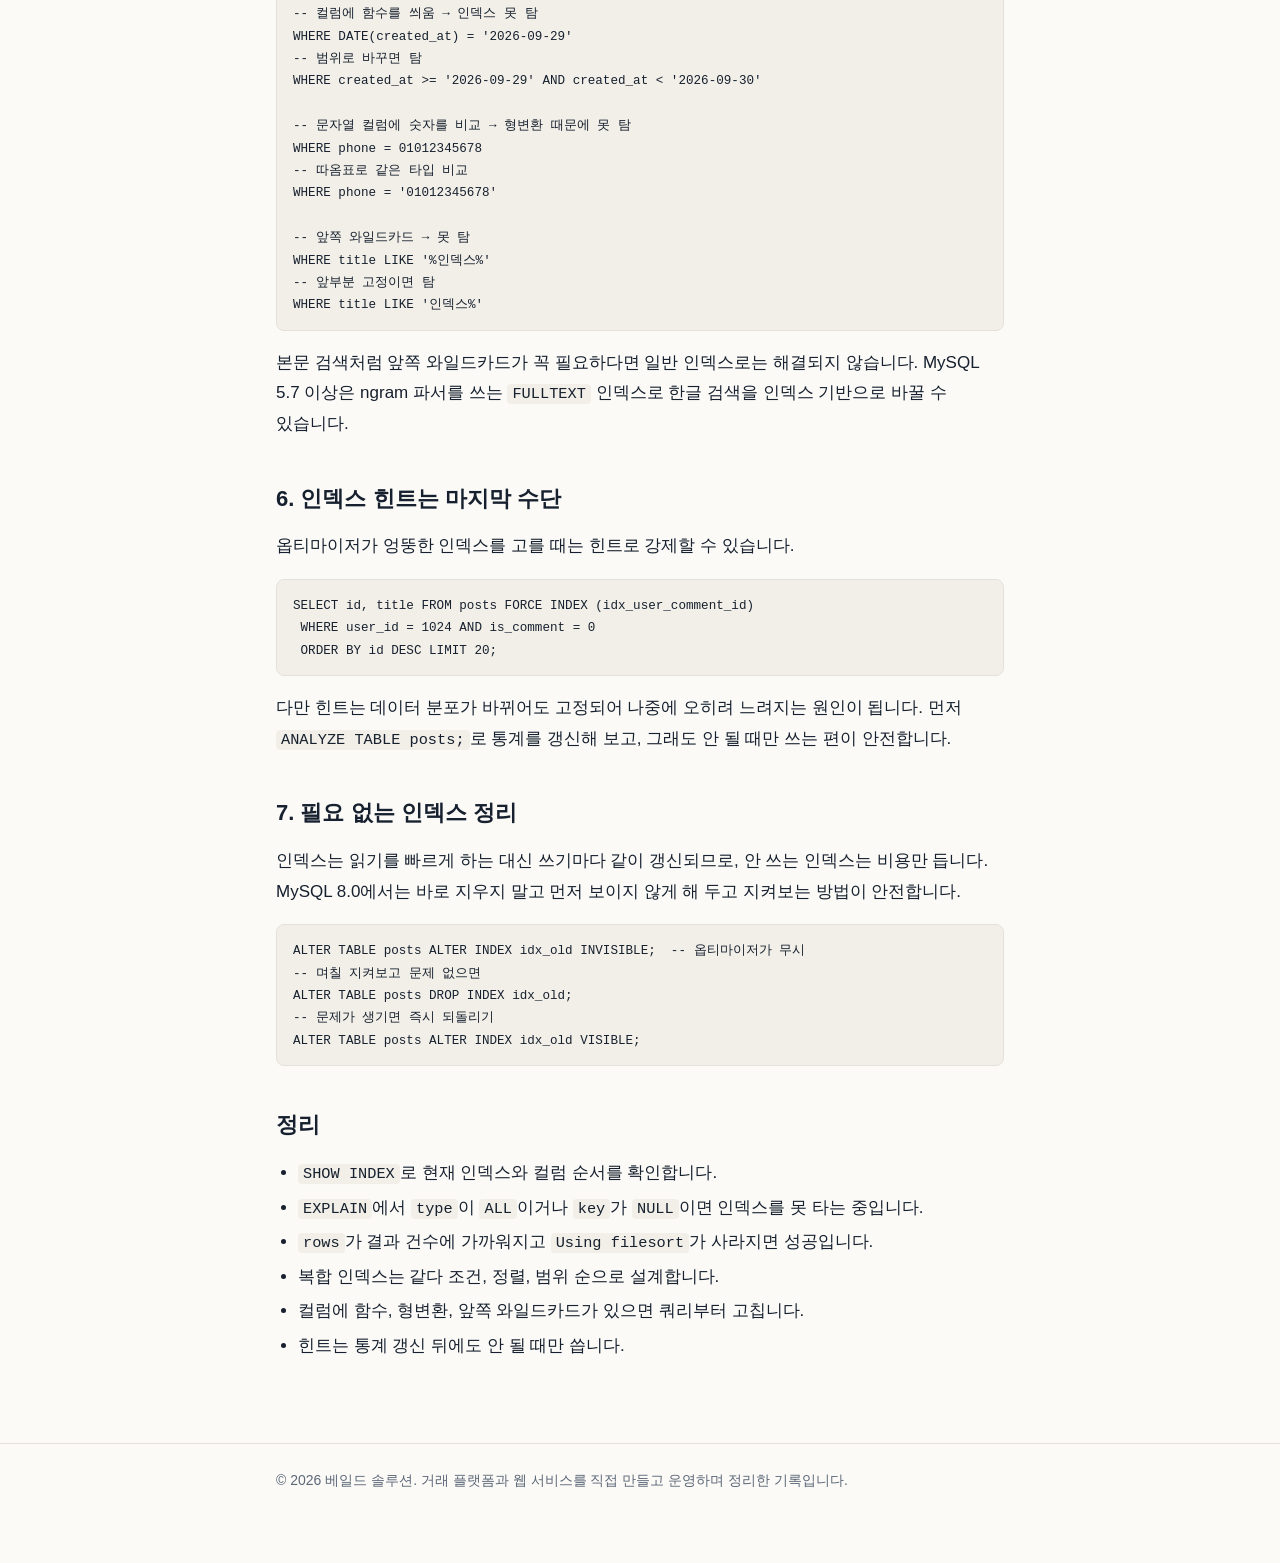
<file: guides/mysql-explain-index-check/index.html>
<!doctype html>
<html lang="ko">
<head>
<meta charset="utf-8">
<meta name="viewport" content="width=device-width,initial-scale=1">
<title>MySQL 인덱스 타는지 확인하는 법: EXPLAIN 읽기와 복합 인덱스 순서 | 베일드 솔루션 개발노트</title>
<meta name="description" content="쿼리가 MySQL 인덱스를 실제로 쓰는지 EXPLAIN으로 확인하는 방법, type·key·rows·Extra 칸 읽는 법, 복합 인덱스 컬럼 순서와 인덱스를 못 타는 대표 패턴을 정리했습니다.">
<link rel="canonical" href="https://veiledsolutions.github.io/guides/mysql-explain-index-check/">
<meta name="google-site-verification" content="rOshWj_W2Scs3uJbuYtHCS736k4ILVcMr57iZBa93As">
<meta property="og:type" content="article">
<meta property="og:site_name" content="베일드 솔루션 개발노트">
<meta property="og:title" content="MySQL 인덱스 타는지 확인하는 법: EXPLAIN 읽기와 복합 인덱스 순서 | 베일드 솔루션 개발노트">
<meta property="og:description" content="쿼리가 MySQL 인덱스를 실제로 쓰는지 EXPLAIN으로 확인하는 방법, type·key·rows·Extra 칸 읽는 법, 복합 인덱스 컬럼 순서와 인덱스를 못 타는 대표 패턴을 정리했습니다.">
<meta property="og:url" content="https://veiledsolutions.github.io/guides/mysql-explain-index-check/">
<meta property="og:locale" content="ko_KR">
<meta name="twitter:card" content="summary">
<meta name="theme-color" content="#c9530d">
<link rel="icon" href="/favicon.ico" sizes="16x16">
<link rel="icon" href="/icon.png" type="image/png" sizes="512x512">
<link rel="apple-touch-icon" href="/apple-touch-icon.png">
<link rel="stylesheet" href="/style.css">
<script type="application/ld+json">{"@context": "https://schema.org", "@graph": [{"@type": "TechArticle", "headline": "MySQL 인덱스 타는지 확인하는 법: EXPLAIN 읽기와 복합 인덱스 순서", "description": "쿼리가 MySQL 인덱스를 실제로 쓰는지 EXPLAIN으로 확인하는 방법, type·key·rows·Extra 칸 읽는 법, 복합 인덱스 컬럼 순서와 인덱스를 못 타는 대표 패턴을 정리했습니다.", "datePublished": "2026-09-29", "dateModified": "2026-09-29", "inLanguage": "ko-KR", "mainEntityOfPage": "https://veiledsolutions.github.io/guides/mysql-explain-index-check/", "author": {"@type": "Organization", "name": "베일드 솔루션", "logo": "https://veiledsolutions.github.io/icon.png"}, "publisher": {"@type": "Organization", "name": "베일드 솔루션", "logo": "https://veiledsolutions.github.io/icon.png"}, "keywords": "mysql 인덱스 확인, mysql 인덱스 타는지 확인, mysql explain, mysql 복합 인덱스, mysql 인덱스 추가, mysql 인덱스 힌트"}, {"@type": "BreadcrumbList", "itemListElement": [{"@type": "ListItem", "position": 1, "name": "홈", "item": "https://veiledsolutions.github.io/"}, {"@type": "ListItem", "position": 2, "name": "가이드", "item": "https://veiledsolutions.github.io/guides/"}, {"@type": "ListItem", "position": 3, "name": "MySQL 인덱스 타는지 확인하는 법: EXPLAIN 읽기와 복합 인덱스 순서", "item": "https://veiledsolutions.github.io/guides/mysql-explain-index-check/"}]}]}</script>
</head>
<body>
<header class="site"><div class="wrap"><a class="brand" href="/">베일드 솔루션 개발노트</a><nav><a href="/">홈</a><a href="/guides/">가이드</a></nav></div></header>
<main class="wrap">
<div class="crumb"><a href="/">홈</a> › <a href="/guides/">가이드</a></div>
<article>
<h1>MySQL 인덱스 타는지 확인하는 법: EXPLAIN 읽기와 복합 인덱스 순서</h1>
<div class="meta"><time datetime="2026-09-29">2026.09.29</time> · 베일드 솔루션</div>
<p class="lead">게시판 목록이 느려서 인덱스를 추가했는데 속도가 그대로였습니다. 확인해 보니 인덱스는 만들어져 있었지만 쿼리가 그 인덱스를 쓰지 않고 있었습니다. 인덱스는 "만들었다"가 아니라 "쿼리가 탄다"까지 확인해야 끝납니다. 그 확인 방법을 정리합니다.</p>

<h2>1. 테이블에 어떤 인덱스가 있는지 보기</h2>
<p>먼저 현재 인덱스 목록부터 확인합니다.</p>
<pre><code>SHOW INDEX FROM posts;</code></pre>
<ul>
<li><code>Key_name</code>: 인덱스 이름. 같은 이름이 여러 줄이면 복합 인덱스입니다.</li>
<li><code>Seq_in_index</code>: 복합 인덱스 안에서 컬럼 순서입니다. 뒤에서 설명할 순서 규칙 때문에 이 숫자가 중요합니다.</li>
<li><code>Cardinality</code>: 서로 다른 값의 대략적인 개수. 값 종류가 너무 적은 컬럼(예: 0과 1만 있는 플래그) 단독 인덱스는 효과가 거의 없습니다.</li>
</ul>

<h2>2. EXPLAIN으로 인덱스를 타는지 확인하기</h2>
<p>확인하고 싶은 쿼리 앞에 <code>EXPLAIN</code>만 붙이면 됩니다. 쿼리는 실행되지 않고 실행 계획만 나옵니다.</p>
<pre><code>EXPLAIN SELECT id, title, created_at
  FROM posts
 WHERE user_id = 1024 AND is_comment = 0
 ORDER BY id DESC
 LIMIT 20;</code></pre>
<p>결과에서 볼 칸은 네 개입니다.</p>

<h3>type: 어떤 방식으로 찾았나</h3>
<ul>
<li><code>const</code>, <code>eq_ref</code>: 기본키나 유니크 키로 한 건을 바로 찾음. 가장 좋습니다.</li>
<li><code>ref</code>: 인덱스로 같은 값을 가진 행들을 찾음. 일반적인 조회에서 목표로 하는 값입니다.</li>
<li><code>range</code>: 인덱스로 범위를 찾음(<code>BETWEEN</code>, <code>&gt;</code>, <code>IN</code> 등). 괜찮습니다.</li>
<li><code>index</code>: 인덱스 전체를 처음부터 끝까지 읽음. 이름과 달리 좋은 신호가 아닙니다.</li>
<li><code>ALL</code>: 테이블 전체를 읽음. <strong>인덱스를 못 타고 있다는 뜻</strong>입니다.</li>
</ul>

<h3>key: 실제로 고른 인덱스</h3>
<p><code>possible_keys</code>는 쓸 수 있는 후보이고, <code>key</code>가 옵티마이저가 실제로 고른 인덱스입니다. <code>key</code>가 <code>NULL</code>이면 인덱스를 안 쓴 것입니다. 인덱스를 추가했는데 여기 이름이 안 보이면 그 인덱스는 이 쿼리에 쓸모가 없는 것입니다.</p>

<h3>rows: 읽을 것으로 예상한 행 수</h3>
<p>결과는 20건인데 <code>rows</code>가 수십만이면, 20건을 얻으려고 수십만 건을 읽는다는 뜻입니다. 인덱스를 고친 뒤 이 숫자가 결과 건수 근처까지 내려오면 제대로 된 것입니다. 추정치라 정확하지 않지만 자릿수는 믿을 만합니다.</p>

<h3>Extra: 추가 작업</h3>
<ul>
<li><code>Using index</code>: 테이블까지 가지 않고 인덱스만으로 답을 냈음(커버링 인덱스). 가장 좋습니다.</li>
<li><code>Using where</code>: 읽은 행을 다시 조건으로 걸렀음. 그 자체로 나쁘진 않지만 <code>rows</code>가 크면 문제입니다.</li>
<li><code>Using filesort</code>: 정렬을 인덱스로 못 하고 따로 했음. 목록 쿼리에서 보이면 인덱스 순서를 의심하세요.</li>
<li><code>Using temporary</code>: 임시 테이블을 만들었음. <code>GROUP BY</code>, <code>DISTINCT</code>에서 자주 보이며 무겁습니다.</li>
</ul>

<div class="note">MySQL 8.0.18 이상이라면 <code>EXPLAIN ANALYZE</code>를 쓰면 예상치가 아니라 실제로 읽은 행 수와 걸린 시간이 나옵니다. 단, 이건 쿼리를 실제로 실행하므로 운영 DB에서 무거운 쿼리에 쓸 때는 주의하세요.</div>

<h2>3. 인덱스 추가하고 다시 확인하기</h2>
<p>위 쿼리가 <code>type: ALL</code>, <code>rows</code> 수십만, <code>Using filesort</code>로 나왔다고 해 봅시다. 조건 컬럼과 정렬 컬럼을 묶은 복합 인덱스를 만듭니다.</p>
<pre><code>ALTER TABLE posts
  ADD INDEX idx_user_comment_id (user_id, is_comment, id);

EXPLAIN SELECT id, title, created_at
  FROM posts
 WHERE user_id = 1024 AND is_comment = 0
 ORDER BY id DESC
 LIMIT 20;
-- type: ref, key: idx_user_comment_id, rows: 수십, Extra에서 filesort 사라짐</code></pre>
<p>InnoDB는 보조 인덱스 추가를 대부분 온라인으로 처리해서 작업 중에도 읽기와 쓰기가 됩니다. 반면 MyISAM 테이블은 인덱스를 만드는 동안 테이블이 잠기므로, 큰 테이블이라면 접속이 적은 시간에 하세요.</p>

<h2>4. 복합 인덱스 컬럼 순서 규칙</h2>
<p>복합 인덱스는 전화번호부처럼 <strong>왼쪽 컬럼부터 차례대로</strong> 정렬되어 있습니다. 그래서 순서가 틀리면 인덱스가 있어도 못 탑니다.</p>
<ul>
<li><strong>맨 왼쪽 컬럼이 조건에 없으면 못 탑니다.</strong> <code>(user_id, is_comment, id)</code> 인덱스는 <code>WHERE is_comment = 0</code> 만으로는 쓰이지 않습니다.</li>
<li><strong>같다(=) 조건 컬럼을 앞에, 정렬 컬럼을 뒤에</strong> 둡니다. 그래야 찾은 범위 안에서 이미 정렬된 순서로 읽고 filesort가 사라집니다.</li>
<li><strong>범위 조건 뒤의 컬럼은 활용도가 떨어집니다.</strong> <code>(created_at, user_id)</code>에 <code>created_at &gt; ...</code> 범위 조건을 걸면, 그 뒤 <code>user_id</code>는 인덱스로 좁히는 데 거의 못 씁니다. 범위 조건 컬럼은 되도록 뒤에 둡니다.</li>
</ul>

<h2>5. 인덱스를 못 타는 대표 패턴</h2>
<p>인덱스가 맞게 있는데도 <code>key</code>가 <code>NULL</code>이면 쿼리 쪽이 인덱스를 막고 있는 경우가 많습니다.</p>
<pre><code>-- 컬럼에 함수를 씌움 → 인덱스 못 탐
WHERE DATE(created_at) = '2026-09-29'
-- 범위로 바꾸면 탐
WHERE created_at &gt;= '2026-09-29' AND created_at &lt; '2026-09-30'

-- 문자열 컬럼에 숫자를 비교 → 형변환 때문에 못 탐
WHERE phone = 01012345678
-- 따옴표로 같은 타입 비교
WHERE phone = '01012345678'

-- 앞쪽 와일드카드 → 못 탐
WHERE title LIKE '%인덱스%'
-- 앞부분 고정이면 탐
WHERE title LIKE '인덱스%'</code></pre>
<p>본문 검색처럼 앞쪽 와일드카드가 꼭 필요하다면 일반 인덱스로는 해결되지 않습니다. MySQL 5.7 이상은 ngram 파서를 쓰는 <code>FULLTEXT</code> 인덱스로 한글 검색을 인덱스 기반으로 바꿀 수 있습니다.</p>

<h2>6. 인덱스 힌트는 마지막 수단</h2>
<p>옵티마이저가 엉뚱한 인덱스를 고를 때는 힌트로 강제할 수 있습니다.</p>
<pre><code>SELECT id, title FROM posts FORCE INDEX (idx_user_comment_id)
 WHERE user_id = 1024 AND is_comment = 0
 ORDER BY id DESC LIMIT 20;</code></pre>
<p>다만 힌트는 데이터 분포가 바뀌어도 고정되어 나중에 오히려 느려지는 원인이 됩니다. 먼저 <code>ANALYZE TABLE posts;</code>로 통계를 갱신해 보고, 그래도 안 될 때만 쓰는 편이 안전합니다.</p>

<h2>7. 필요 없는 인덱스 정리</h2>
<p>인덱스는 읽기를 빠르게 하는 대신 쓰기마다 같이 갱신되므로, 안 쓰는 인덱스는 비용만 듭니다. MySQL 8.0에서는 바로 지우지 말고 먼저 보이지 않게 해 두고 지켜보는 방법이 안전합니다.</p>
<pre><code>ALTER TABLE posts ALTER INDEX idx_old INVISIBLE;  -- 옵티마이저가 무시
-- 며칠 지켜보고 문제 없으면
ALTER TABLE posts DROP INDEX idx_old;
-- 문제가 생기면 즉시 되돌리기
ALTER TABLE posts ALTER INDEX idx_old VISIBLE;</code></pre>

<h2>정리</h2>
<ul>
<li><code>SHOW INDEX</code>로 현재 인덱스와 컬럼 순서를 확인합니다.</li>
<li><code>EXPLAIN</code>에서 <code>type</code>이 <code>ALL</code>이거나 <code>key</code>가 <code>NULL</code>이면 인덱스를 못 타는 중입니다.</li>
<li><code>rows</code>가 결과 건수에 가까워지고 <code>Using filesort</code>가 사라지면 성공입니다.</li>
<li>복합 인덱스는 같다 조건, 정렬, 범위 순으로 설계합니다.</li>
<li>컬럼에 함수, 형변환, 앞쪽 와일드카드가 있으면 쿼리부터 고칩니다.</li>
<li>힌트는 통계 갱신 뒤에도 안 될 때만 씁니다.</li>
</ul>
</article>
</main>
<footer><div class="wrap">© 2026 베일드 솔루션. 거래 플랫폼과 웹 서비스를 직접 만들고 운영하며 정리한 기록입니다.</div></footer>
</body>
</html>
</file>
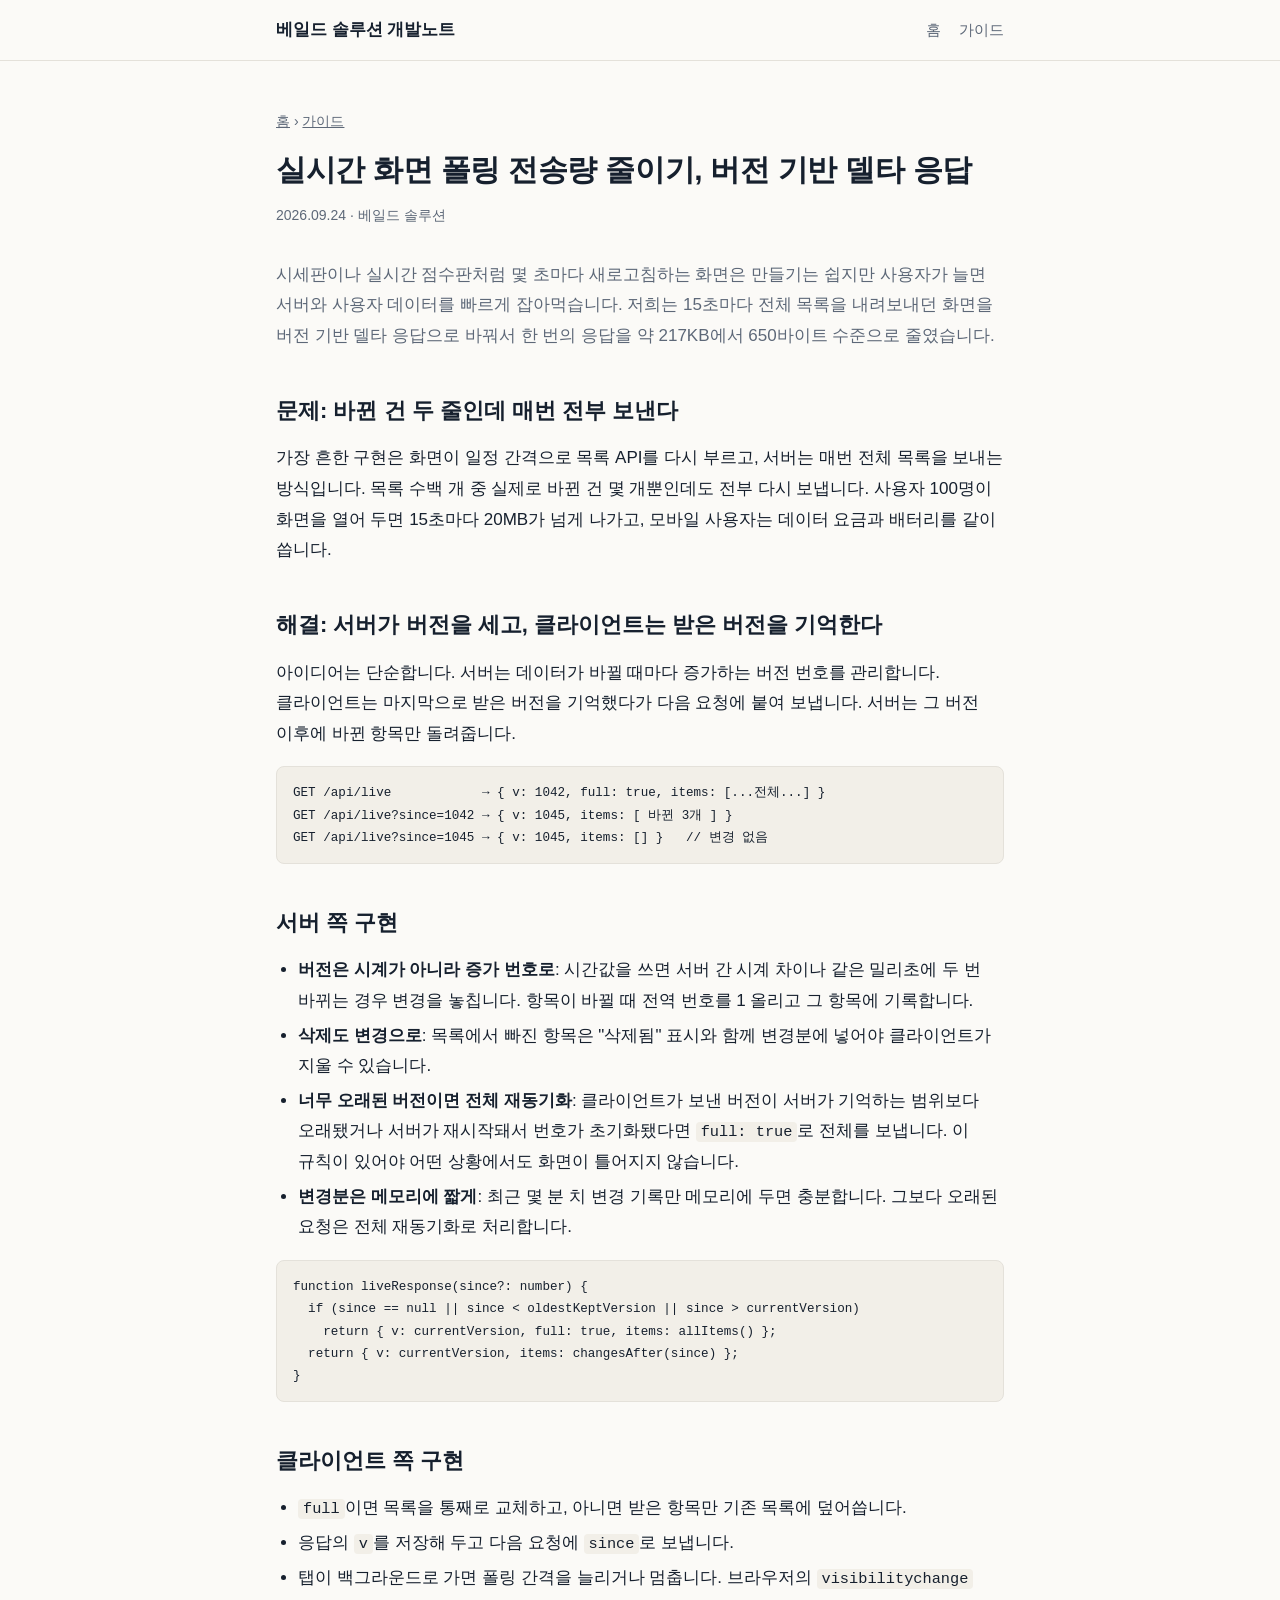
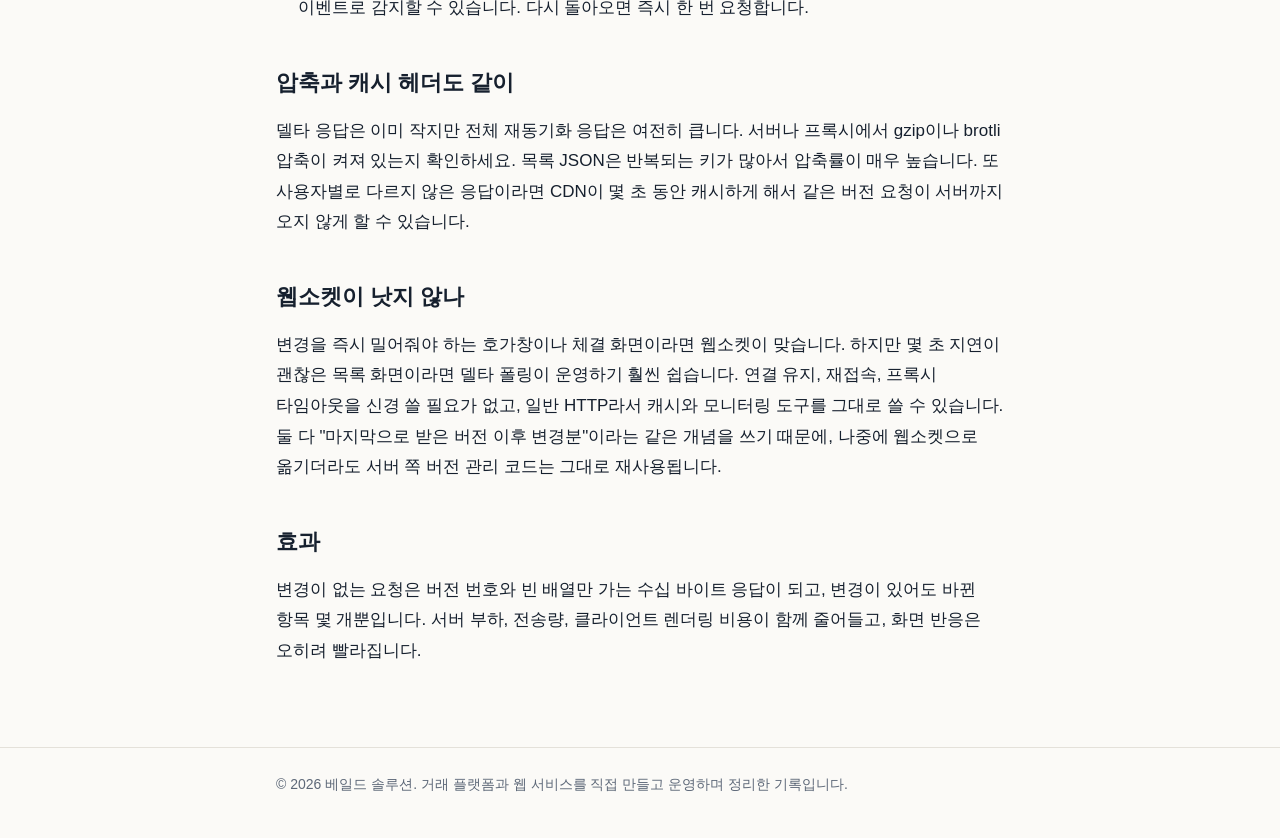
<file: guides/polling-delta-response/index.html>
<!doctype html>
<html lang="ko">
<head>
<meta charset="utf-8">
<meta name="viewport" content="width=device-width,initial-scale=1">
<title>실시간 화면 폴링 전송량 줄이기, 버전 기반 델타 응답 | 베일드 솔루션 개발노트</title>
<meta name="description" content="몇 초마다 전체 목록을 다시 받는 실시간 화면의 전송량을 버전 번호와 변경분 응답으로 수백 분의 일로 줄이는 방법을 정리했습니다.">
<link rel="canonical" href="https://veiledsolutions.github.io/guides/polling-delta-response/">
<meta name="google-site-verification" content="rOshWj_W2Scs3uJbuYtHCS736k4ILVcMr57iZBa93As">
<meta property="og:type" content="article">
<meta property="og:site_name" content="베일드 솔루션 개발노트">
<meta property="og:title" content="실시간 화면 폴링 전송량 줄이기, 버전 기반 델타 응답 | 베일드 솔루션 개발노트">
<meta property="og:description" content="몇 초마다 전체 목록을 다시 받는 실시간 화면의 전송량을 버전 번호와 변경분 응답으로 수백 분의 일로 줄이는 방법을 정리했습니다.">
<meta property="og:url" content="https://veiledsolutions.github.io/guides/polling-delta-response/">
<meta property="og:locale" content="ko_KR">
<meta name="twitter:card" content="summary">
<meta name="theme-color" content="#c9530d">
<link rel="icon" href="/favicon.ico" sizes="16x16">
<link rel="icon" href="/icon.png" type="image/png" sizes="512x512">
<link rel="apple-touch-icon" href="/apple-touch-icon.png">
<link rel="stylesheet" href="/style.css">
<script type="application/ld+json">{"@context": "https://schema.org", "@graph": [{"@type": "TechArticle", "headline": "실시간 화면 폴링 전송량 줄이기, 버전 기반 델타 응답", "description": "몇 초마다 전체 목록을 다시 받는 실시간 화면의 전송량을 버전 번호와 변경분 응답으로 수백 분의 일로 줄이는 방법을 정리했습니다.", "datePublished": "2026-09-24", "dateModified": "2026-09-24", "inLanguage": "ko-KR", "mainEntityOfPage": "https://veiledsolutions.github.io/guides/polling-delta-response/", "author": {"@type": "Organization", "name": "베일드 솔루션", "logo": "https://veiledsolutions.github.io/icon.png"}, "publisher": {"@type": "Organization", "name": "베일드 솔루션", "logo": "https://veiledsolutions.github.io/icon.png"}, "keywords": "폴링 최적화, 델타 업데이트, 실시간 시세 화면, 전송량 절감, 웹소켓 대안"}, {"@type": "BreadcrumbList", "itemListElement": [{"@type": "ListItem", "position": 1, "name": "홈", "item": "https://veiledsolutions.github.io/"}, {"@type": "ListItem", "position": 2, "name": "가이드", "item": "https://veiledsolutions.github.io/guides/"}, {"@type": "ListItem", "position": 3, "name": "실시간 화면 폴링 전송량 줄이기, 버전 기반 델타 응답", "item": "https://veiledsolutions.github.io/guides/polling-delta-response/"}]}]}</script>
</head>
<body>
<header class="site"><div class="wrap"><a class="brand" href="/">베일드 솔루션 개발노트</a><nav><a href="/">홈</a><a href="/guides/">가이드</a></nav></div></header>
<main class="wrap">
<div class="crumb"><a href="/">홈</a> › <a href="/guides/">가이드</a></div>
<article>
<h1>실시간 화면 폴링 전송량 줄이기, 버전 기반 델타 응답</h1>
<div class="meta"><time datetime="2026-09-24">2026.09.24</time> · 베일드 솔루션</div>
<p class="lead">시세판이나 실시간 점수판처럼 몇 초마다 새로고침하는 화면은 만들기는 쉽지만 사용자가 늘면 서버와 사용자 데이터를 빠르게 잡아먹습니다. 저희는 15초마다 전체 목록을 내려보내던 화면을 버전 기반 델타 응답으로 바꿔서 한 번의 응답을 약 217KB에서 650바이트 수준으로 줄였습니다.</p>

<h2>문제: 바뀐 건 두 줄인데 매번 전부 보낸다</h2>
<p>가장 흔한 구현은 화면이 일정 간격으로 목록 API를 다시 부르고, 서버는 매번 전체 목록을 보내는 방식입니다. 목록 수백 개 중 실제로 바뀐 건 몇 개뿐인데도 전부 다시 보냅니다. 사용자 100명이 화면을 열어 두면 15초마다 20MB가 넘게 나가고, 모바일 사용자는 데이터 요금과 배터리를 같이 씁니다.</p>

<h2>해결: 서버가 버전을 세고, 클라이언트는 받은 버전을 기억한다</h2>
<p>아이디어는 단순합니다. 서버는 데이터가 바뀔 때마다 증가하는 버전 번호를 관리합니다. 클라이언트는 마지막으로 받은 버전을 기억했다가 다음 요청에 붙여 보냅니다. 서버는 그 버전 이후에 바뀐 항목만 돌려줍니다.</p>
<pre><code>GET /api/live            → { v: 1042, full: true, items: [...전체...] }
GET /api/live?since=1042 → { v: 1045, items: [ 바뀐 3개 ] }
GET /api/live?since=1045 → { v: 1045, items: [] }   // 변경 없음</code></pre>

<h2>서버 쪽 구현</h2>
<ul>
<li><b>버전은 시계가 아니라 증가 번호로</b>: 시간값을 쓰면 서버 간 시계 차이나 같은 밀리초에 두 번 바뀌는 경우 변경을 놓칩니다. 항목이 바뀔 때 전역 번호를 1 올리고 그 항목에 기록합니다.</li>
<li><b>삭제도 변경으로</b>: 목록에서 빠진 항목은 "삭제됨" 표시와 함께 변경분에 넣어야 클라이언트가 지울 수 있습니다.</li>
<li><b>너무 오래된 버전이면 전체 재동기화</b>: 클라이언트가 보낸 버전이 서버가 기억하는 범위보다 오래됐거나 서버가 재시작돼서 번호가 초기화됐다면 <code>full: true</code>로 전체를 보냅니다. 이 규칙이 있어야 어떤 상황에서도 화면이 틀어지지 않습니다.</li>
<li><b>변경분은 메모리에 짧게</b>: 최근 몇 분 치 변경 기록만 메모리에 두면 충분합니다. 그보다 오래된 요청은 전체 재동기화로 처리합니다.</li>
</ul>
<pre><code>function liveResponse(since?: number) {
  if (since == null || since &lt; oldestKeptVersion || since &gt; currentVersion)
    return { v: currentVersion, full: true, items: allItems() };
  return { v: currentVersion, items: changesAfter(since) };
}</code></pre>

<h2>클라이언트 쪽 구현</h2>
<ul>
<li><code>full</code>이면 목록을 통째로 교체하고, 아니면 받은 항목만 기존 목록에 덮어씁니다.</li>
<li>응답의 <code>v</code>를 저장해 두고 다음 요청에 <code>since</code>로 보냅니다.</li>
<li>탭이 백그라운드로 가면 폴링 간격을 늘리거나 멈춥니다. 브라우저의 <code>visibilitychange</code> 이벤트로 감지할 수 있습니다. 다시 돌아오면 즉시 한 번 요청합니다.</li>
</ul>

<h2>압축과 캐시 헤더도 같이</h2>
<p>델타 응답은 이미 작지만 전체 재동기화 응답은 여전히 큽니다. 서버나 프록시에서 gzip이나 brotli 압축이 켜져 있는지 확인하세요. 목록 JSON은 반복되는 키가 많아서 압축률이 매우 높습니다. 또 사용자별로 다르지 않은 응답이라면 CDN이 몇 초 동안 캐시하게 해서 같은 버전 요청이 서버까지 오지 않게 할 수 있습니다.</p>

<h2>웹소켓이 낫지 않나</h2>
<p>변경을 즉시 밀어줘야 하는 호가창이나 체결 화면이라면 웹소켓이 맞습니다. 하지만 몇 초 지연이 괜찮은 목록 화면이라면 델타 폴링이 운영하기 훨씬 쉽습니다. 연결 유지, 재접속, 프록시 타임아웃을 신경 쓸 필요가 없고, 일반 HTTP라서 캐시와 모니터링 도구를 그대로 쓸 수 있습니다. 둘 다 "마지막으로 받은 버전 이후 변경분"이라는 같은 개념을 쓰기 때문에, 나중에 웹소켓으로 옮기더라도 서버 쪽 버전 관리 코드는 그대로 재사용됩니다.</p>

<h2>효과</h2>
<p>변경이 없는 요청은 버전 번호와 빈 배열만 가는 수십 바이트 응답이 되고, 변경이 있어도 바뀐 항목 몇 개뿐입니다. 서버 부하, 전송량, 클라이언트 렌더링 비용이 함께 줄어들고, 화면 반응은 오히려 빨라집니다.</p>
</article>
</main>
<footer><div class="wrap">© 2026 베일드 솔루션. 거래 플랫폼과 웹 서비스를 직접 만들고 운영하며 정리한 기록입니다.</div></footer>
</body>
</html>
</file>
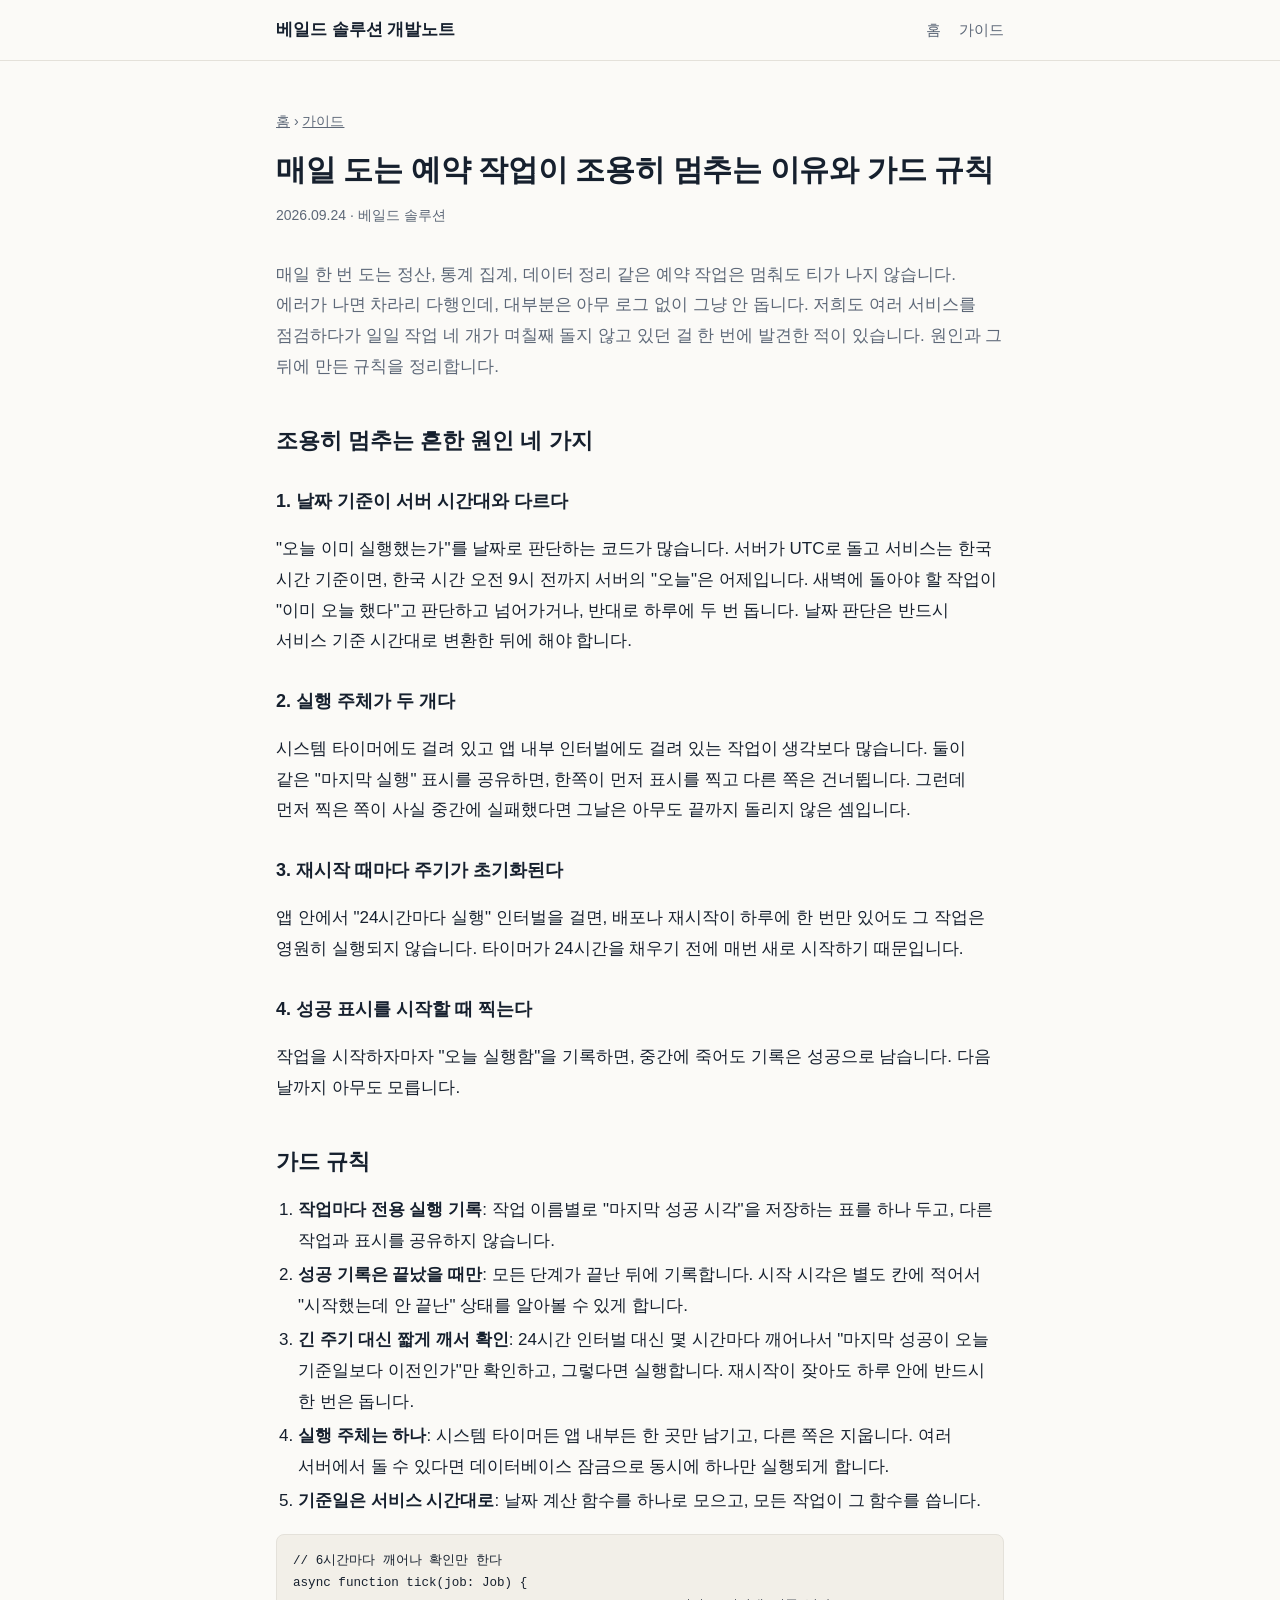
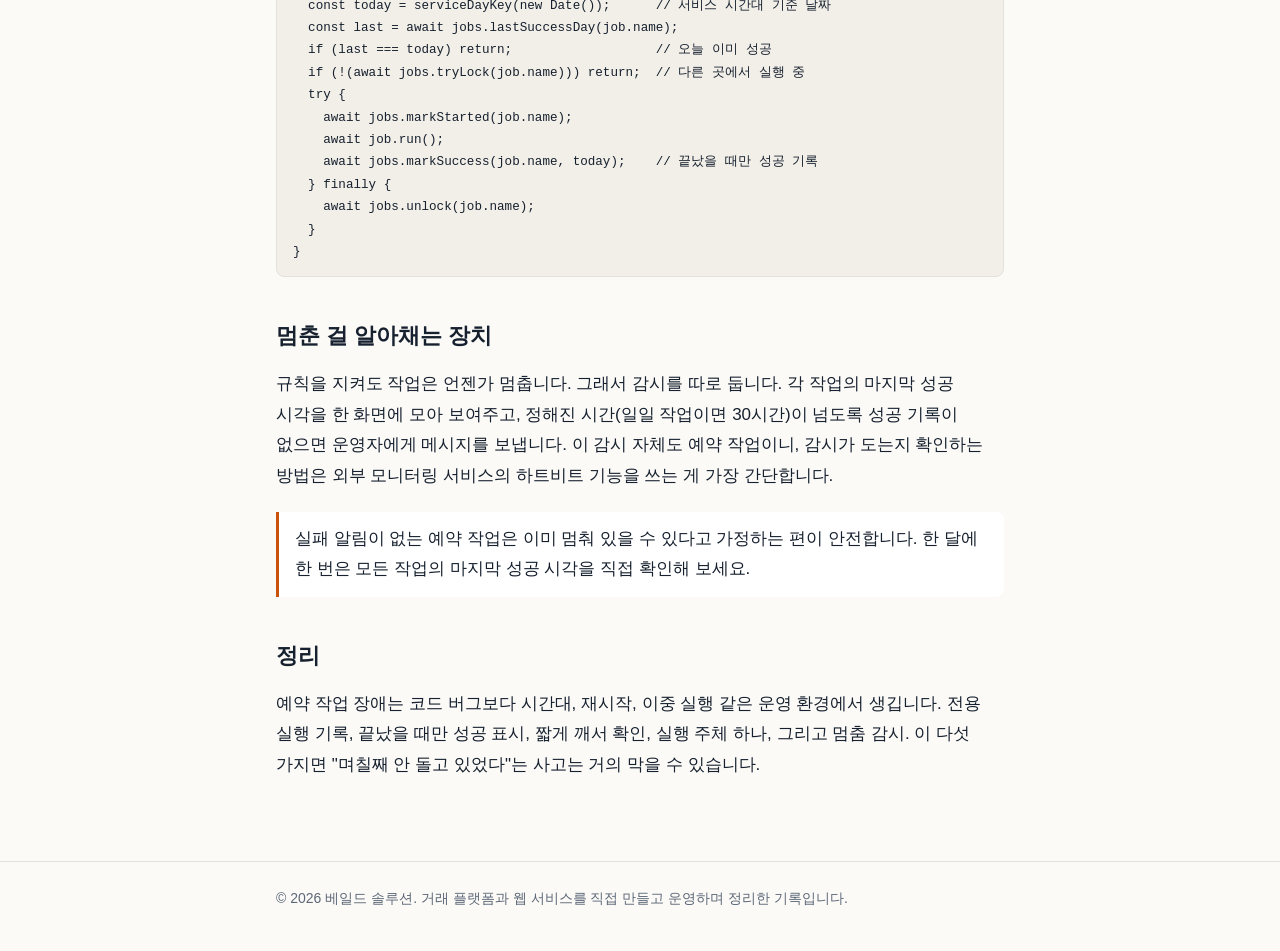
<file: guides/scheduled-job-guard/index.html>
<!doctype html>
<html lang="ko">
<head>
<meta charset="utf-8">
<meta name="viewport" content="width=device-width,initial-scale=1">
<title>매일 도는 예약 작업이 조용히 멈추는 이유와 가드 규칙 | 베일드 솔루션 개발노트</title>
<meta name="description" content="에러 없이 조용히 안 돌던 일일 예약 작업들의 원인과, 날짜 경계, 실행 기록, 이중 실행을 막는 가드 규칙을 운영 경험으로 정리했습니다.">
<link rel="canonical" href="https://veiledsolutions.github.io/guides/scheduled-job-guard/">
<meta name="google-site-verification" content="rOshWj_W2Scs3uJbuYtHCS736k4ILVcMr57iZBa93As">
<meta property="og:type" content="article">
<meta property="og:site_name" content="베일드 솔루션 개발노트">
<meta property="og:title" content="매일 도는 예약 작업이 조용히 멈추는 이유와 가드 규칙 | 베일드 솔루션 개발노트">
<meta property="og:description" content="에러 없이 조용히 안 돌던 일일 예약 작업들의 원인과, 날짜 경계, 실행 기록, 이중 실행을 막는 가드 규칙을 운영 경험으로 정리했습니다.">
<meta property="og:url" content="https://veiledsolutions.github.io/guides/scheduled-job-guard/">
<meta property="og:locale" content="ko_KR">
<meta name="twitter:card" content="summary">
<meta name="theme-color" content="#c9530d">
<link rel="icon" href="/favicon.ico" sizes="16x16">
<link rel="icon" href="/icon.png" type="image/png" sizes="512x512">
<link rel="apple-touch-icon" href="/apple-touch-icon.png">
<link rel="stylesheet" href="/style.css">
<script type="application/ld+json">{"@context": "https://schema.org", "@graph": [{"@type": "TechArticle", "headline": "매일 도는 예약 작업이 조용히 멈추는 이유와 가드 규칙", "description": "에러 없이 조용히 안 돌던 일일 예약 작업들의 원인과, 날짜 경계, 실행 기록, 이중 실행을 막는 가드 규칙을 운영 경험으로 정리했습니다.", "datePublished": "2026-09-24", "dateModified": "2026-09-24", "inLanguage": "ko-KR", "mainEntityOfPage": "https://veiledsolutions.github.io/guides/scheduled-job-guard/", "author": {"@type": "Organization", "name": "베일드 솔루션", "logo": "https://veiledsolutions.github.io/icon.png"}, "publisher": {"@type": "Organization", "name": "베일드 솔루션", "logo": "https://veiledsolutions.github.io/icon.png"}, "keywords": "예약 작업, 크론 작업, 스케줄러 장애, 배치 작업 모니터링, 일일 작업"}, {"@type": "BreadcrumbList", "itemListElement": [{"@type": "ListItem", "position": 1, "name": "홈", "item": "https://veiledsolutions.github.io/"}, {"@type": "ListItem", "position": 2, "name": "가이드", "item": "https://veiledsolutions.github.io/guides/"}, {"@type": "ListItem", "position": 3, "name": "매일 도는 예약 작업이 조용히 멈추는 이유와 가드 규칙", "item": "https://veiledsolutions.github.io/guides/scheduled-job-guard/"}]}]}</script>
</head>
<body>
<header class="site"><div class="wrap"><a class="brand" href="/">베일드 솔루션 개발노트</a><nav><a href="/">홈</a><a href="/guides/">가이드</a></nav></div></header>
<main class="wrap">
<div class="crumb"><a href="/">홈</a> › <a href="/guides/">가이드</a></div>
<article>
<h1>매일 도는 예약 작업이 조용히 멈추는 이유와 가드 규칙</h1>
<div class="meta"><time datetime="2026-09-24">2026.09.24</time> · 베일드 솔루션</div>
<p class="lead">매일 한 번 도는 정산, 통계 집계, 데이터 정리 같은 예약 작업은 멈춰도 티가 나지 않습니다. 에러가 나면 차라리 다행인데, 대부분은 아무 로그 없이 그냥 안 돕니다. 저희도 여러 서비스를 점검하다가 일일 작업 네 개가 며칠째 돌지 않고 있던 걸 한 번에 발견한 적이 있습니다. 원인과 그 뒤에 만든 규칙을 정리합니다.</p>

<h2>조용히 멈추는 흔한 원인 네 가지</h2>
<h3>1. 날짜 기준이 서버 시간대와 다르다</h3>
<p>"오늘 이미 실행했는가"를 날짜로 판단하는 코드가 많습니다. 서버가 UTC로 돌고 서비스는 한국 시간 기준이면, 한국 시간 오전 9시 전까지 서버의 "오늘"은 어제입니다. 새벽에 돌아야 할 작업이 "이미 오늘 했다"고 판단하고 넘어가거나, 반대로 하루에 두 번 돕니다. 날짜 판단은 반드시 서비스 기준 시간대로 변환한 뒤에 해야 합니다.</p>

<h3>2. 실행 주체가 두 개다</h3>
<p>시스템 타이머에도 걸려 있고 앱 내부 인터벌에도 걸려 있는 작업이 생각보다 많습니다. 둘이 같은 "마지막 실행" 표시를 공유하면, 한쪽이 먼저 표시를 찍고 다른 쪽은 건너뜁니다. 그런데 먼저 찍은 쪽이 사실 중간에 실패했다면 그날은 아무도 끝까지 돌리지 않은 셈입니다.</p>

<h3>3. 재시작 때마다 주기가 초기화된다</h3>
<p>앱 안에서 "24시간마다 실행" 인터벌을 걸면, 배포나 재시작이 하루에 한 번만 있어도 그 작업은 영원히 실행되지 않습니다. 타이머가 24시간을 채우기 전에 매번 새로 시작하기 때문입니다.</p>

<h3>4. 성공 표시를 시작할 때 찍는다</h3>
<p>작업을 시작하자마자 "오늘 실행함"을 기록하면, 중간에 죽어도 기록은 성공으로 남습니다. 다음 날까지 아무도 모릅니다.</p>

<h2>가드 규칙</h2>
<ol>
<li><b>작업마다 전용 실행 기록</b>: 작업 이름별로 "마지막 성공 시각"을 저장하는 표를 하나 두고, 다른 작업과 표시를 공유하지 않습니다.</li>
<li><b>성공 기록은 끝났을 때만</b>: 모든 단계가 끝난 뒤에 기록합니다. 시작 시각은 별도 칸에 적어서 "시작했는데 안 끝난" 상태를 알아볼 수 있게 합니다.</li>
<li><b>긴 주기 대신 짧게 깨서 확인</b>: 24시간 인터벌 대신 몇 시간마다 깨어나서 "마지막 성공이 오늘 기준일보다 이전인가"만 확인하고, 그렇다면 실행합니다. 재시작이 잦아도 하루 안에 반드시 한 번은 돕니다.</li>
<li><b>실행 주체는 하나</b>: 시스템 타이머든 앱 내부든 한 곳만 남기고, 다른 쪽은 지웁니다. 여러 서버에서 돌 수 있다면 데이터베이스 잠금으로 동시에 하나만 실행되게 합니다.</li>
<li><b>기준일은 서비스 시간대로</b>: 날짜 계산 함수를 하나로 모으고, 모든 작업이 그 함수를 씁니다.</li>
</ol>
<pre><code>// 6시간마다 깨어나 확인만 한다
async function tick(job: Job) {
  const today = serviceDayKey(new Date());      // 서비스 시간대 기준 날짜
  const last = await jobs.lastSuccessDay(job.name);
  if (last === today) return;                   // 오늘 이미 성공
  if (!(await jobs.tryLock(job.name))) return;  // 다른 곳에서 실행 중
  try {
    await jobs.markStarted(job.name);
    await job.run();
    await jobs.markSuccess(job.name, today);    // 끝났을 때만 성공 기록
  } finally {
    await jobs.unlock(job.name);
  }
}</code></pre>

<h2>멈춘 걸 알아채는 장치</h2>
<p>규칙을 지켜도 작업은 언젠가 멈춥니다. 그래서 감시를 따로 둡니다. 각 작업의 마지막 성공 시각을 한 화면에 모아 보여주고, 정해진 시간(일일 작업이면 30시간)이 넘도록 성공 기록이 없으면 운영자에게 메시지를 보냅니다. 이 감시 자체도 예약 작업이니, 감시가 도는지 확인하는 방법은 외부 모니터링 서비스의 하트비트 기능을 쓰는 게 가장 간단합니다.</p>
<div class="note">실패 알림이 없는 예약 작업은 이미 멈춰 있을 수 있다고 가정하는 편이 안전합니다. 한 달에 한 번은 모든 작업의 마지막 성공 시각을 직접 확인해 보세요.</div>

<h2>정리</h2>
<p>예약 작업 장애는 코드 버그보다 시간대, 재시작, 이중 실행 같은 운영 환경에서 생깁니다. 전용 실행 기록, 끝났을 때만 성공 표시, 짧게 깨서 확인, 실행 주체 하나, 그리고 멈춤 감시. 이 다섯 가지면 "며칠째 안 돌고 있었다"는 사고는 거의 막을 수 있습니다.</p>
</article>
</main>
<footer><div class="wrap">© 2026 베일드 솔루션. 거래 플랫폼과 웹 서비스를 직접 만들고 운영하며 정리한 기록입니다.</div></footer>
</body>
</html>
</file>
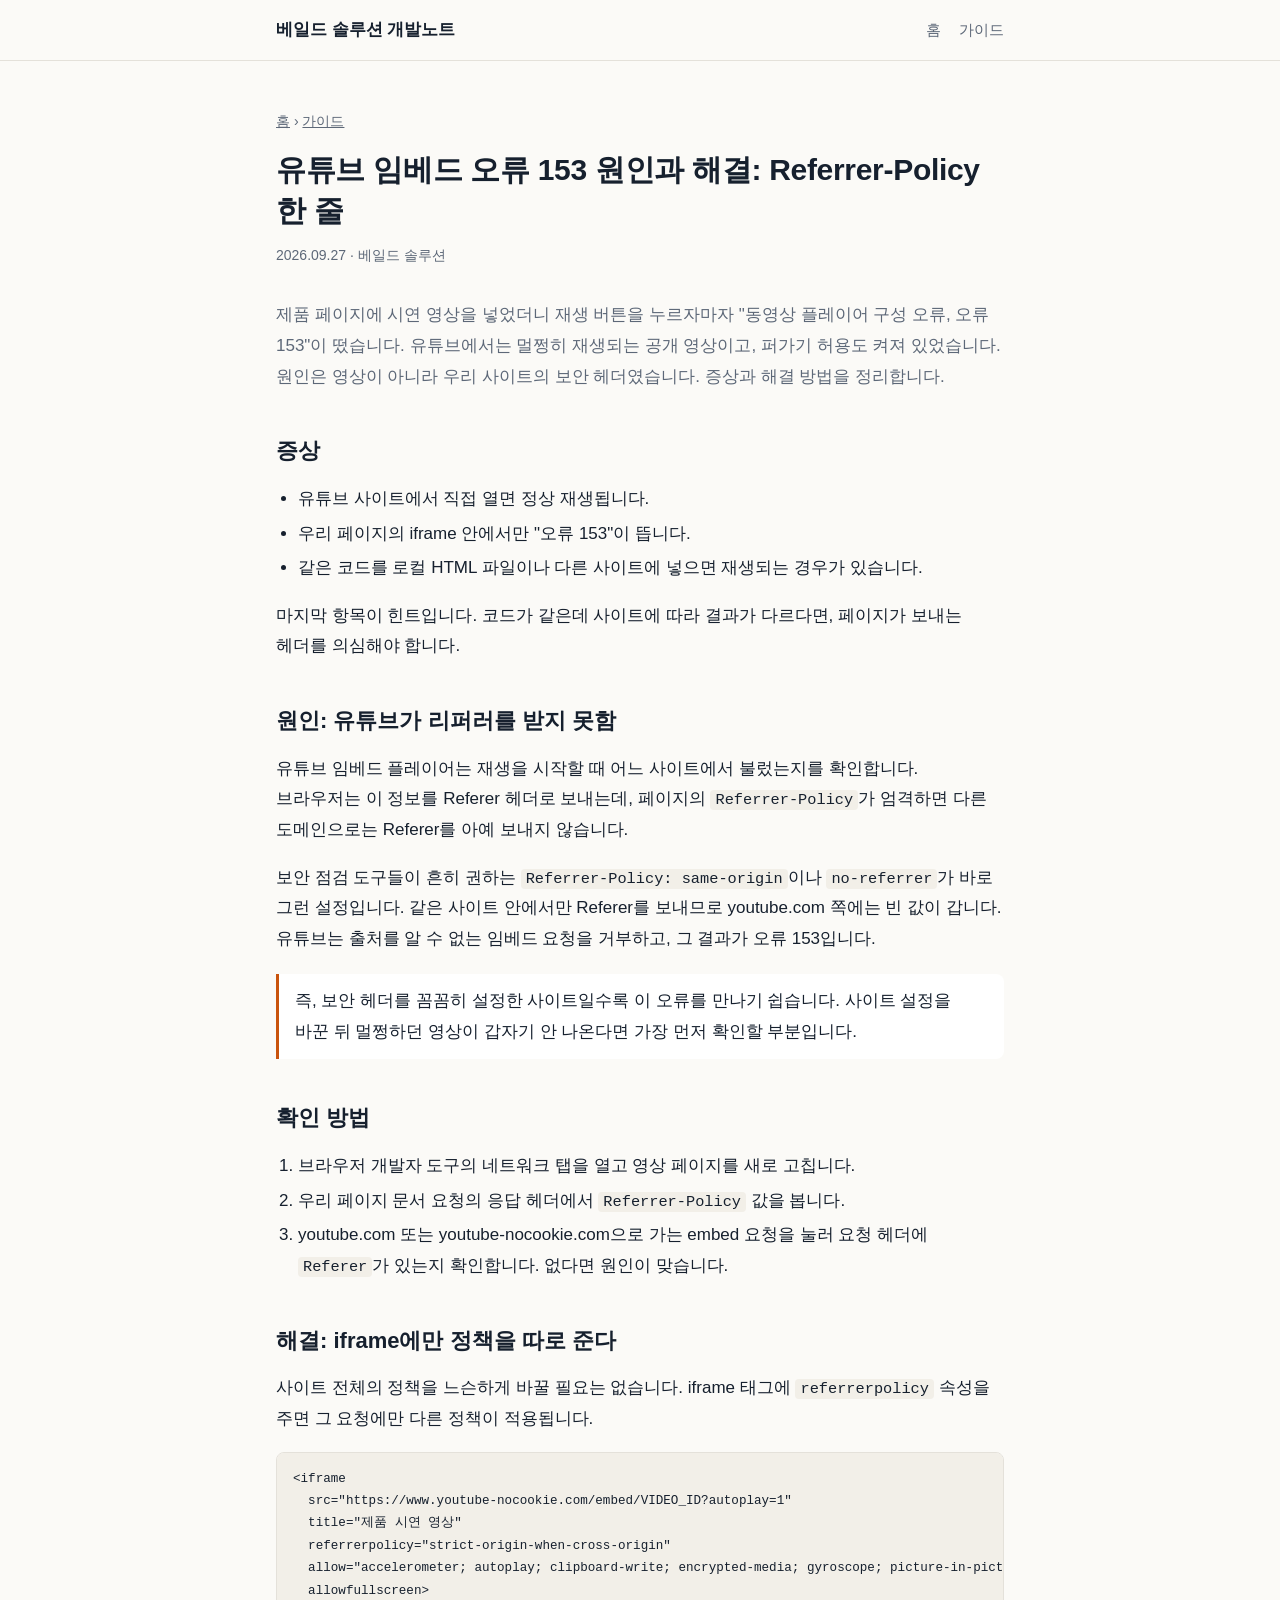
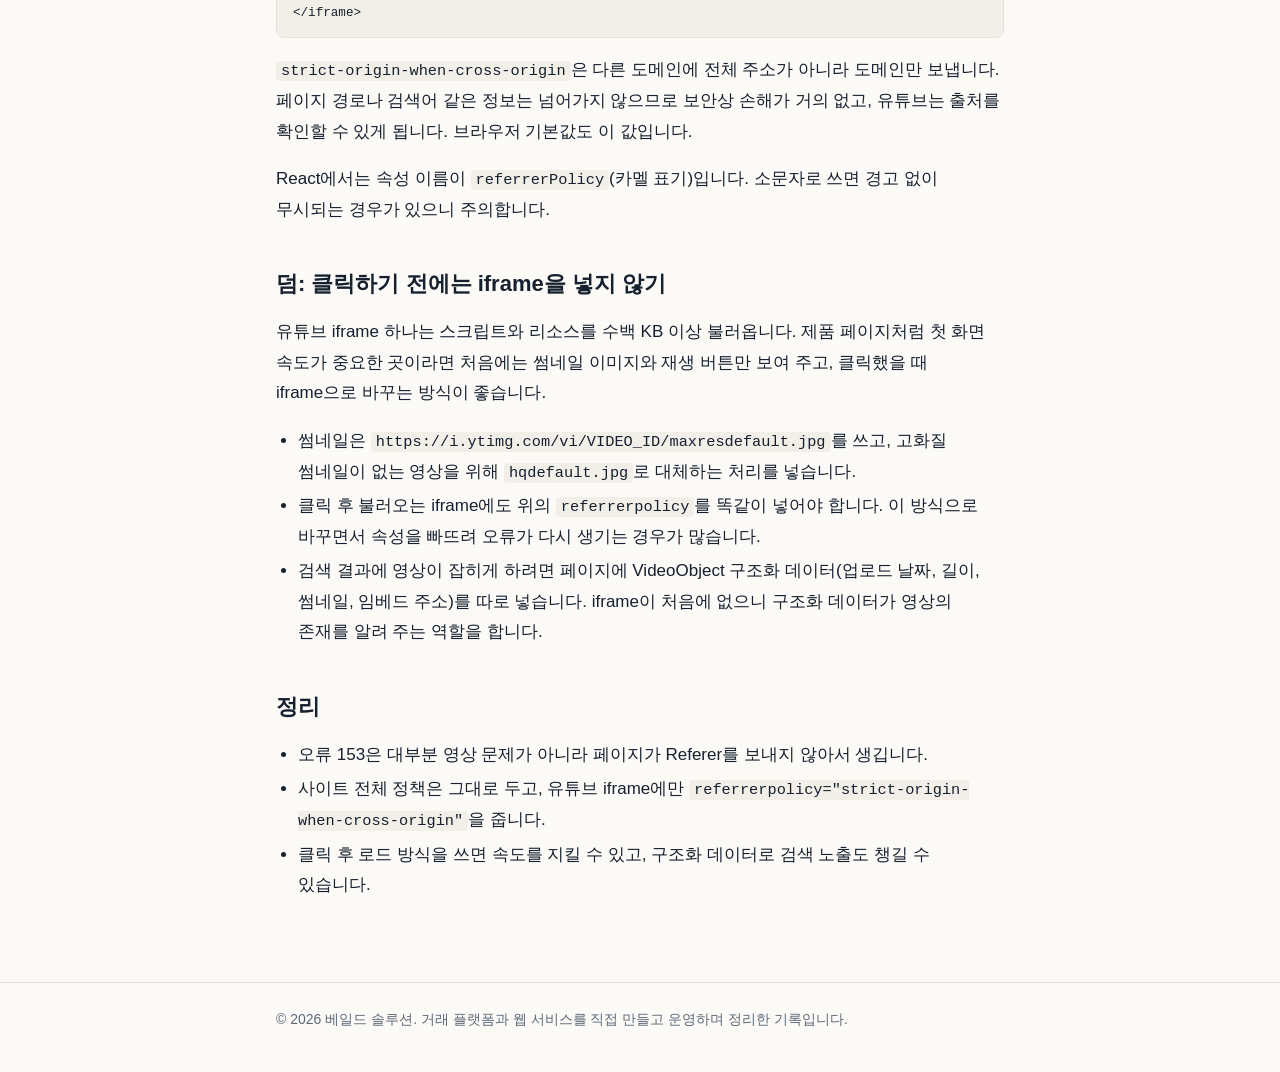
<file: guides/youtube-embed-error-153/index.html>
<!doctype html>
<html lang="ko">
<head>
<meta charset="utf-8">
<meta name="viewport" content="width=device-width,initial-scale=1">
<title>유튜브 임베드 오류 153 원인과 해결: Referrer-Policy 한 줄 | 베일드 솔루션 개발노트</title>
<meta name="description" content="사이트에 넣은 유튜브 영상이 &quot;동영상 플레이어 구성 오류 153&quot;으로 재생되지 않을 때의 원인과, Referrer-Policy 설정으로 해결하는 방법, 페이지 속도를 지키는 클릭 후 로드 방식까지 정리했습니다.">
<link rel="canonical" href="https://veiledsolutions.github.io/guides/youtube-embed-error-153/">
<meta name="google-site-verification" content="rOshWj_W2Scs3uJbuYtHCS736k4ILVcMr57iZBa93As">
<meta property="og:type" content="article">
<meta property="og:site_name" content="베일드 솔루션 개발노트">
<meta property="og:title" content="유튜브 임베드 오류 153 원인과 해결: Referrer-Policy 한 줄 | 베일드 솔루션 개발노트">
<meta property="og:description" content="사이트에 넣은 유튜브 영상이 &quot;동영상 플레이어 구성 오류 153&quot;으로 재생되지 않을 때의 원인과, Referrer-Policy 설정으로 해결하는 방법, 페이지 속도를 지키는 클릭 후 로드 방식까지 정리했습니다.">
<meta property="og:url" content="https://veiledsolutions.github.io/guides/youtube-embed-error-153/">
<meta property="og:locale" content="ko_KR">
<meta name="twitter:card" content="summary">
<meta name="theme-color" content="#c9530d">
<link rel="icon" href="/favicon.ico" sizes="16x16">
<link rel="icon" href="/icon.png" type="image/png" sizes="512x512">
<link rel="apple-touch-icon" href="/apple-touch-icon.png">
<link rel="stylesheet" href="/style.css">
<script type="application/ld+json">{"@context": "https://schema.org", "@graph": [{"@type": "TechArticle", "headline": "유튜브 임베드 오류 153 원인과 해결: Referrer-Policy 한 줄", "description": "사이트에 넣은 유튜브 영상이 \"동영상 플레이어 구성 오류 153\"으로 재생되지 않을 때의 원인과, Referrer-Policy 설정으로 해결하는 방법, 페이지 속도를 지키는 클릭 후 로드 방식까지 정리했습니다.", "datePublished": "2026-09-27", "dateModified": "2026-09-27", "inLanguage": "ko-KR", "mainEntityOfPage": "https://veiledsolutions.github.io/guides/youtube-embed-error-153/", "author": {"@type": "Organization", "name": "베일드 솔루션", "logo": "https://veiledsolutions.github.io/icon.png"}, "publisher": {"@type": "Organization", "name": "베일드 솔루션", "logo": "https://veiledsolutions.github.io/icon.png"}, "keywords": "유튜브 오류 153, 유튜브 임베드 오류, Referrer-Policy, iframe referrerpolicy, 유튜브 퍼가기 재생 안됨"}, {"@type": "BreadcrumbList", "itemListElement": [{"@type": "ListItem", "position": 1, "name": "홈", "item": "https://veiledsolutions.github.io/"}, {"@type": "ListItem", "position": 2, "name": "가이드", "item": "https://veiledsolutions.github.io/guides/"}, {"@type": "ListItem", "position": 3, "name": "유튜브 임베드 오류 153 원인과 해결: Referrer-Policy 한 줄", "item": "https://veiledsolutions.github.io/guides/youtube-embed-error-153/"}]}]}</script>
</head>
<body>
<header class="site"><div class="wrap"><a class="brand" href="/">베일드 솔루션 개발노트</a><nav><a href="/">홈</a><a href="/guides/">가이드</a></nav></div></header>
<main class="wrap">
<div class="crumb"><a href="/">홈</a> › <a href="/guides/">가이드</a></div>
<article>
<h1>유튜브 임베드 오류 153 원인과 해결: Referrer-Policy 한 줄</h1>
<div class="meta"><time datetime="2026-09-27">2026.09.27</time> · 베일드 솔루션</div>
<p class="lead">제품 페이지에 시연 영상을 넣었더니 재생 버튼을 누르자마자 "동영상 플레이어 구성 오류, 오류 153"이 떴습니다. 유튜브에서는 멀쩡히 재생되는 공개 영상이고, 퍼가기 허용도 켜져 있었습니다. 원인은 영상이 아니라 우리 사이트의 보안 헤더였습니다. 증상과 해결 방법을 정리합니다.</p>

<h2>증상</h2>
<ul>
<li>유튜브 사이트에서 직접 열면 정상 재생됩니다.</li>
<li>우리 페이지의 iframe 안에서만 "오류 153"이 뜹니다.</li>
<li>같은 코드를 로컬 HTML 파일이나 다른 사이트에 넣으면 재생되는 경우가 있습니다.</li>
</ul>
<p>마지막 항목이 힌트입니다. 코드가 같은데 사이트에 따라 결과가 다르다면, 페이지가 보내는 헤더를 의심해야 합니다.</p>

<h2>원인: 유튜브가 리퍼러를 받지 못함</h2>
<p>유튜브 임베드 플레이어는 재생을 시작할 때 어느 사이트에서 불렀는지를 확인합니다. 브라우저는 이 정보를 Referer 헤더로 보내는데, 페이지의 <code>Referrer-Policy</code>가 엄격하면 다른 도메인으로는 Referer를 아예 보내지 않습니다.</p>
<p>보안 점검 도구들이 흔히 권하는 <code>Referrer-Policy: same-origin</code>이나 <code>no-referrer</code>가 바로 그런 설정입니다. 같은 사이트 안에서만 Referer를 보내므로 youtube.com 쪽에는 빈 값이 갑니다. 유튜브는 출처를 알 수 없는 임베드 요청을 거부하고, 그 결과가 오류 153입니다.</p>
<div class="note">즉, 보안 헤더를 꼼꼼히 설정한 사이트일수록 이 오류를 만나기 쉽습니다. 사이트 설정을 바꾼 뒤 멀쩡하던 영상이 갑자기 안 나온다면 가장 먼저 확인할 부분입니다.</div>

<h2>확인 방법</h2>
<ol>
<li>브라우저 개발자 도구의 네트워크 탭을 열고 영상 페이지를 새로 고칩니다.</li>
<li>우리 페이지 문서 요청의 응답 헤더에서 <code>Referrer-Policy</code> 값을 봅니다.</li>
<li>youtube.com 또는 youtube-nocookie.com으로 가는 embed 요청을 눌러 요청 헤더에 <code>Referer</code>가 있는지 확인합니다. 없다면 원인이 맞습니다.</li>
</ol>

<h2>해결: iframe에만 정책을 따로 준다</h2>
<p>사이트 전체의 정책을 느슨하게 바꿀 필요는 없습니다. iframe 태그에 <code>referrerpolicy</code> 속성을 주면 그 요청에만 다른 정책이 적용됩니다.</p>
<pre><code>&lt;iframe
  src="https://www.youtube-nocookie.com/embed/VIDEO_ID?autoplay=1"
  title="제품 시연 영상"
  referrerpolicy="strict-origin-when-cross-origin"
  allow="accelerometer; autoplay; clipboard-write; encrypted-media; gyroscope; picture-in-picture"
  allowfullscreen&gt;
&lt;/iframe&gt;</code></pre>
<p><code>strict-origin-when-cross-origin</code>은 다른 도메인에 전체 주소가 아니라 도메인만 보냅니다. 페이지 경로나 검색어 같은 정보는 넘어가지 않으므로 보안상 손해가 거의 없고, 유튜브는 출처를 확인할 수 있게 됩니다. 브라우저 기본값도 이 값입니다.</p>
<p>React에서는 속성 이름이 <code>referrerPolicy</code>(카멜 표기)입니다. 소문자로 쓰면 경고 없이 무시되는 경우가 있으니 주의합니다.</p>

<h2>덤: 클릭하기 전에는 iframe을 넣지 않기</h2>
<p>유튜브 iframe 하나는 스크립트와 리소스를 수백 KB 이상 불러옵니다. 제품 페이지처럼 첫 화면 속도가 중요한 곳이라면 처음에는 썸네일 이미지와 재생 버튼만 보여 주고, 클릭했을 때 iframe으로 바꾸는 방식이 좋습니다.</p>
<ul>
<li>썸네일은 <code>https://i.ytimg.com/vi/VIDEO_ID/maxresdefault.jpg</code>를 쓰고, 고화질 썸네일이 없는 영상을 위해 <code>hqdefault.jpg</code>로 대체하는 처리를 넣습니다.</li>
<li>클릭 후 불러오는 iframe에도 위의 <code>referrerpolicy</code>를 똑같이 넣어야 합니다. 이 방식으로 바꾸면서 속성을 빠뜨려 오류가 다시 생기는 경우가 많습니다.</li>
<li>검색 결과에 영상이 잡히게 하려면 페이지에 VideoObject 구조화 데이터(업로드 날짜, 길이, 썸네일, 임베드 주소)를 따로 넣습니다. iframe이 처음에 없으니 구조화 데이터가 영상의 존재를 알려 주는 역할을 합니다.</li>
</ul>

<h2>정리</h2>
<ul>
<li>오류 153은 대부분 영상 문제가 아니라 페이지가 Referer를 보내지 않아서 생깁니다.</li>
<li>사이트 전체 정책은 그대로 두고, 유튜브 iframe에만 <code>referrerpolicy="strict-origin-when-cross-origin"</code>을 줍니다.</li>
<li>클릭 후 로드 방식을 쓰면 속도를 지킬 수 있고, 구조화 데이터로 검색 노출도 챙길 수 있습니다.</li>
</ul>
</article>
</main>
<footer><div class="wrap">© 2026 베일드 솔루션. 거래 플랫폼과 웹 서비스를 직접 만들고 운영하며 정리한 기록입니다.</div></footer>
</body>
</html>
</file>
<file: style.css>
:root{--bg:#fbfaf7;--fg:#16202e;--muted:#5d6878;--line:#e4e1da;--card:#ffffff;--accent:#c9530d;--code-bg:#f2efe8}
@media (prefers-color-scheme:dark){:root:not([data-theme="light"]){--bg:#0f141b;--fg:#e6e9ee;--muted:#9aa4b2;--line:#252d38;--card:#151c25;--accent:#f08a4b;--code-bg:#1b232e}}
*{box-sizing:border-box}html{-webkit-text-size-adjust:100%}
body{margin:0;background:var(--bg);color:var(--fg);font:17px/1.8 Pretendard,-apple-system,BlinkMacSystemFont,"Apple SD Gothic Neo","Noto Sans KR","Malgun Gothic",sans-serif;word-break:keep-all;overflow-wrap:anywhere}
a{color:var(--accent)}.wrap{max-width:760px;margin:0 auto;padding:0 16px}
header.site{border-bottom:1px solid var(--line)}header.site .wrap{display:flex;align-items:center;justify-content:space-between;height:60px}
header.site a.brand{color:var(--fg);text-decoration:none;font-weight:700;font-size:17px}header.site nav a{color:var(--muted);text-decoration:none;font-size:15px;margin-left:18px}
main.wrap{padding:48px 16px 64px}h1{font-size:30px;line-height:1.35;margin:0 0 12px;letter-spacing:-.01em}h2{font-size:22px;margin:44px 0 12px;line-height:1.4}h3{font-size:18px;margin:28px 0 8px}
.lead{color:var(--muted);font-size:17px;margin:0 0 8px}.meta{color:var(--muted);font-size:14px;margin-bottom:32px}
pre{background:var(--code-bg);border:1px solid var(--line);border-radius:8px;padding:14px 16px;overflow-x:auto;font-size:14px;line-height:1.6}
code{font-family:ui-monospace,SFMono-Regular,Menlo,Consolas,monospace;font-size:.9em}p code,li code{background:var(--code-bg);padding:1px 5px;border-radius:4px}
ul,ol{padding-left:22px}li{margin:4px 0}.note{border-left:3px solid var(--accent);background:var(--card);padding:12px 16px;border-radius:0 8px 8px 0;margin:20px 0}
.crumb{font-size:14px;color:var(--muted);margin-bottom:16px}.crumb a{color:var(--muted)}
.cards{display:grid;gap:14px;margin-top:24px}.card{display:block;background:var(--card);border:1px solid var(--line);border-radius:10px;padding:18px 20px;text-decoration:none;color:var(--fg)}
.card:hover{border-color:var(--accent)}.card b{display:block;font-size:18px;line-height:1.45;margin-bottom:6px}.card span{color:var(--muted);font-size:15px}
footer{border-top:1px solid var(--line);color:var(--muted);font-size:14px;padding:24px 0 40px}
@media (max-width:560px){main.wrap{padding:32px 16px 48px}body{font-size:16px}h1{font-size:25px}h2{font-size:20px}header.site nav a{margin-left:12px}}
</file>
